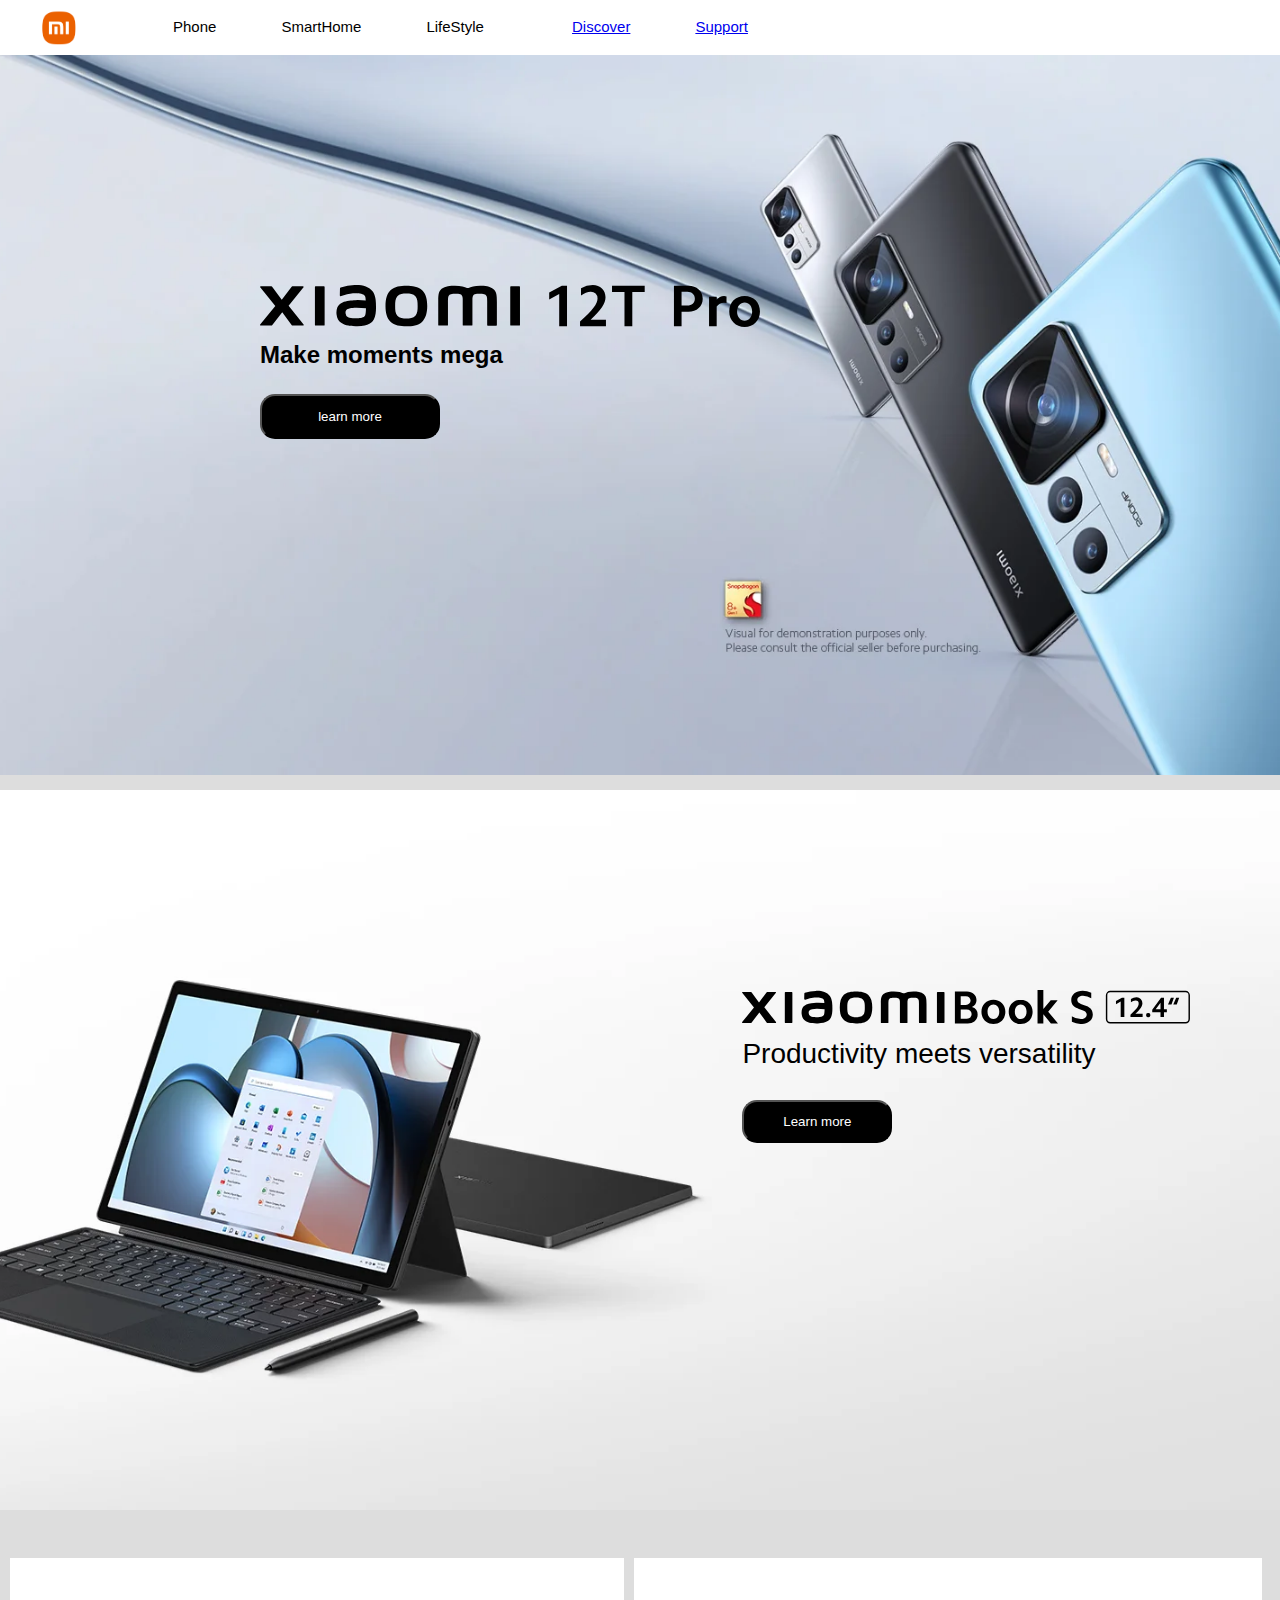
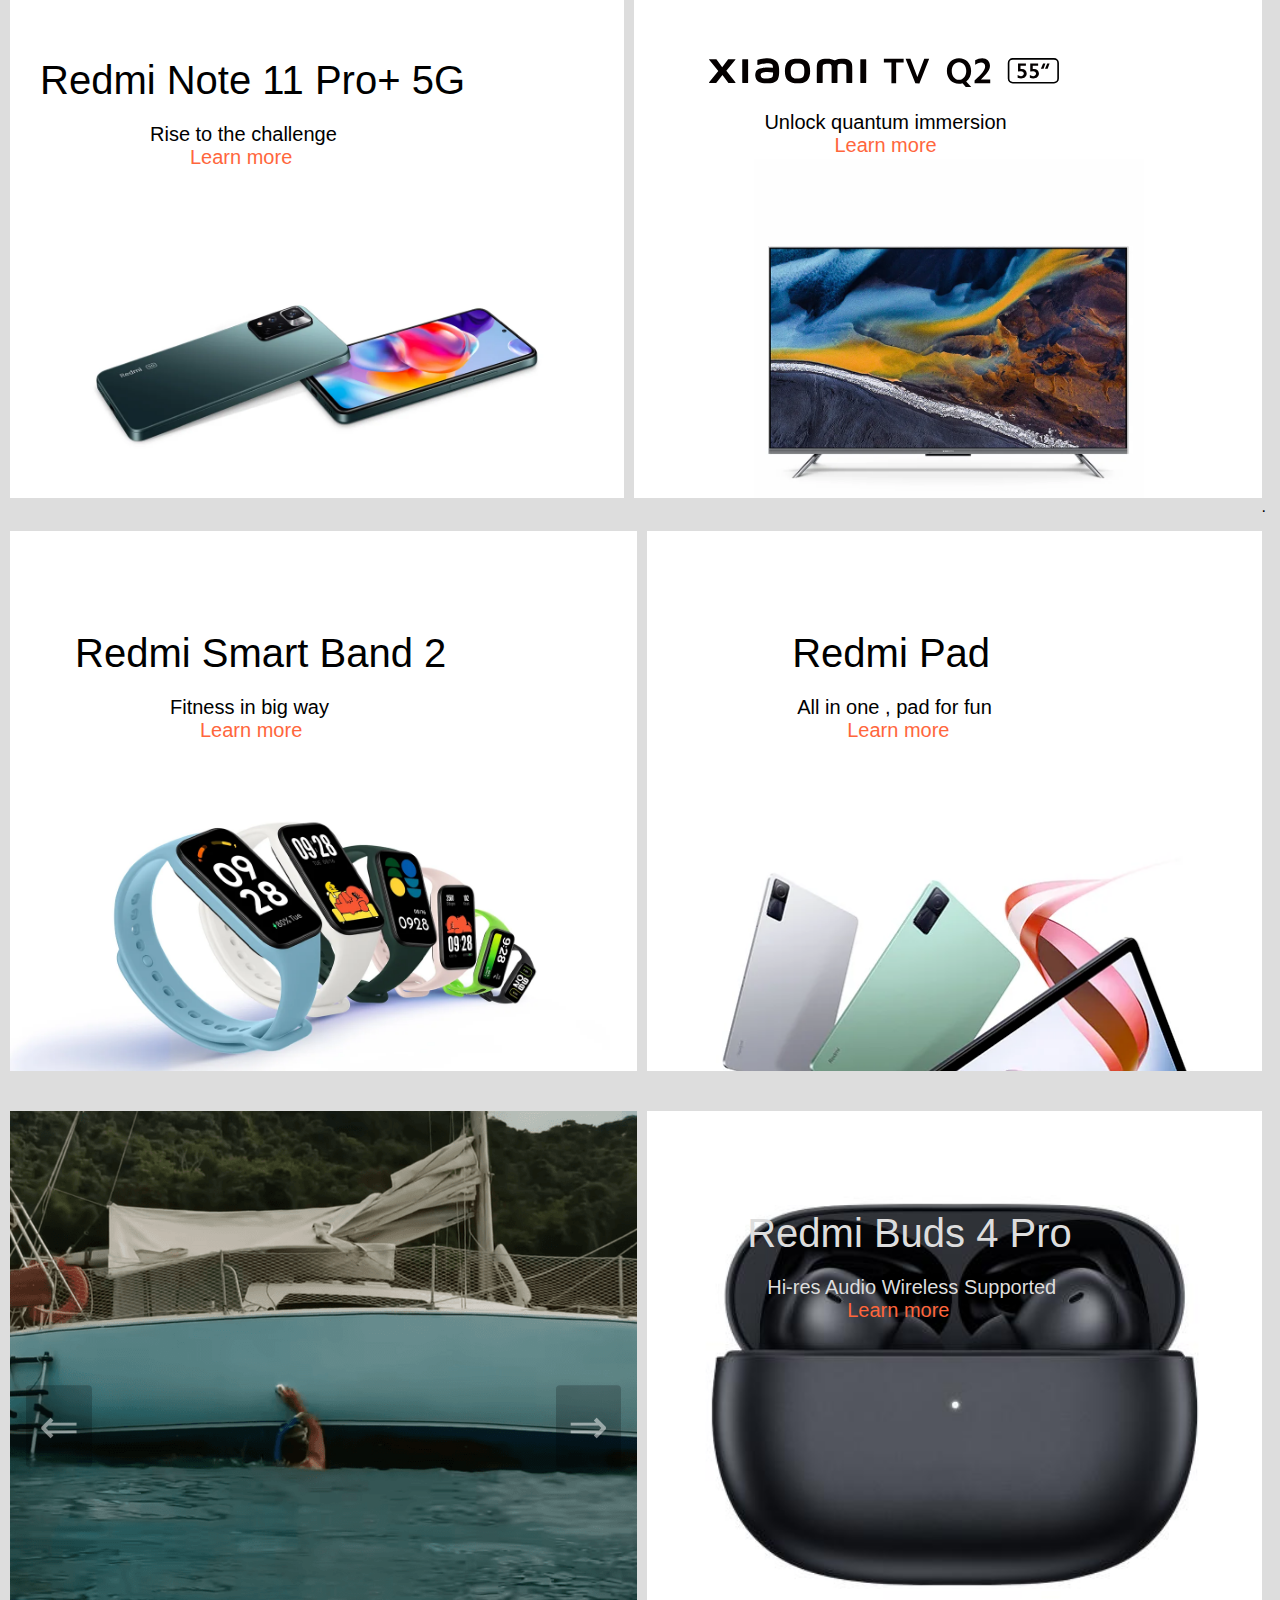
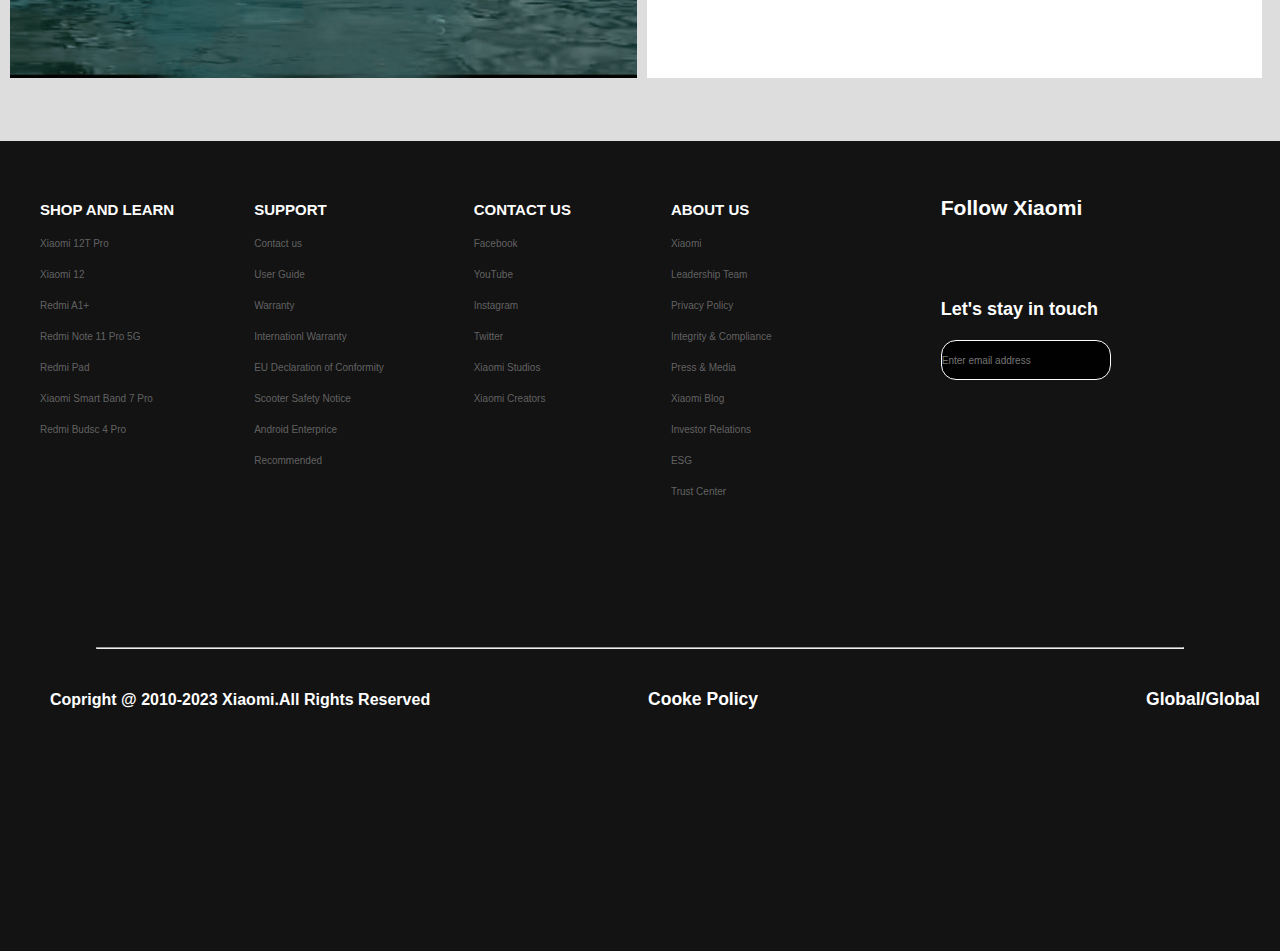
<file: index.html>
<!DOCTYPE html>
<html lang="en">

<head>
    <meta charset="UTF-8">
    <meta http-equiv="X-UA-Compatible" content="IE=edge">
    <meta name="viewport" content="width=device-width, initial-scale=1.0">
    <title>Document</title>
    <link rel="stylesheet" href="https://cdnjs.cloudflare.com/ajax/libs/font-awesome/6.2.0/css/all.min.css"
        integrity="sha512-xh6O/CkQoPOWDdYTDqeRdPCVd1SpvCA9XXcUnZS2FmJNp1coAFzvtCN9BmamE+4aHK8yyUHUSCcJHgXloTyT2A=="
        crossorigin="anonymous" referrerpolicy="no-referrer" />
    <link rel="stylesheet" href="./style.css">
</head>

<body>

    <div class="ota">
        <div class="begi">
            <div class="mi">
                <img src="./Xiaomi-New-Logo.png" alt="">
            </div>


            <div class="li_item">
                <ul class="collection">
                    <li class="item">Phone</li>
                    <li class="item">SmartHome</li>
                    <li class="item">LifeStyle</li>
                </ul>
            </div>



            <div class="oll">
                <ul class="coll">
                    <li class="ittem"><a href="./Discover.html">Discover</a></li>
                    <li class="ettem"><a href="./Support.html">Support</a></li>
                    <div class="font">
                        <div class="glass">
                            <i class="fa-solid fa-magnifying-glass"></i>
                        </div>
                        <i class="fa-regular fa-user"></i>
                    </div>
                </ul>
            </div>






            <div class="phone">
                <h2><span>XIAOMI</span>
                    <hr class="hr">
                    <figure>Redmi</figure>
                </h2>
            </div>

            <div class="smart">
                <div class="icon">
                    <i class="fa-solid fa-tv"></i>

                    <h3>TV & Media</h3>
                </div>


                <div class="icon1">
                    <i class="fa-solid fa-vault"></i>
                    <h3>Vacuum cleaner</h3>
                </div>

                <div class="icon2">
                    <i class="fa-solid fa-layer-group"></i>
                    <h3>Environment Appliance</h3>
                </div>

                <div class="icon3">
                    <i class="fa-solid fa-newspaper"></i>
                    <h3>Kitchen Appliance</h3>
                </div>

                <div class="icon4">
                    <i class="fa-solid fa-calendar-week"></i>
                    <h3>Illumination</h3>
                </div>

                <div class="icon5">
                    <i class="fa-solid fa-dragon"></i>
                    <h3>Smart Device</h3>
                </div>
            </div>

            <div class="life">
                <div class="icon">
                    <i class="fa-sharp fa-solid fa-clock"></i>

                    <h3>Wearable</h3>
                </div>


                <div class="icon1">
                    <i class="fa-solid fa-car-side"></i>
                    <h3>Vacuum cleaner</h3>
                </div>

                <div class="icon2">
                    <i class="fa-solid fa-laptop"></i>
                    <h3>Environment Appliance</h3>
                </div>

                <div class="icon3">
                    <i class="fa-sharp fa-solid fa-ranking-star"></i>
                    <h3>Kitchen Appliance</h3>
                </div>

                <div class="icon4">
                    <i class="fa-solid fa-calendar-week"></i>
                    <h3>Illumination</h3>
                </div>

                <div class="icon5">
                    <i class="fa-solid fa-dragon"></i>
                    <h3>Smart Device</h3>
                </div>
            </div>
        </div>



        <div class="yuza">

            <div class="img">
                <img class="img_logo_png" src="./tv.svg" alt="">
                <div class="soz">
                </div>
                <h2 class="soz_h2">Make moments mega</h2>
                <button class="bts">
                    learn more
                </button>
            </div>




        </div>







        <div class="book">
            <img class="svg" src="./book.svg" alt="">
            <h2 class="book_h2">Productivity meets versatility</h2>
            <button class="butt">Learn more</button>
        </div>






        <div class="mi__card">

            <div class="minot">
                <h1 class="minot__h1">Redmi Note 11 Pro+ 5G</h1>
                <h3 class="minot__h3">Rise to the challenge</h3>
                <a href="" class="minot__a">Learn more</a>
                <i class="fa-solid fa-chevron-right"></i>
            </div>


            <div class="mitv">
                <img class="mitv__img" src="./xi tv.svg" alt="">
                <h3 class="mitv__h3">Unlock quantum immersion</h3>
                <a href="" class="mitv__a">Learn more</a>
                <i class="fa-solid fa-chevron-right"></i>
            </div>


            <div class="mismart">
                <h1 class="mismart__h1">Redmi Smart Band 2</h1>
                <h3 class="mismart__h3">Fitness in big way</h3>
                <a href="" class="mismart__a">Learn more</a>
                <i class="fa-solid fa-chevron-right"></i>
            </div>



            <div class="mipad">
                <h1 class="mipad__h1">Redmi Pad</h1>
                <h3 class="mipad__h3">All in one , pad for fun</h3>
                <a href="" class="mipad__a">Learn more</a>
                <i class="fa-solid fa-chevron-right"></i>
            </div>



            .


            <div class="carousel" data-carousel="">
                <button class="carousel-button prev" data-carousel-button="prev">&#8656;</button>
                <button class="carousel-button next" data-carousel-button="next">&#8658;</button>

                <ul data-slides="">
                    <li class="slide" data-active="">
                        <img src="./mi qay.png" alt="">
                    </li>
                    <li class="slide">
                        <img src="pro.png" alt="">
                    </li>
                    <li class="slide">
                        <img src="./muz.png" alt="">
                    </li>
                    <li class="slide">
                        <img src="./speks.png" alt="">
                    </li>
                    <li class="slide">
                        <img src="./shoat.png" alt="">
                    </li>
                </ul>


            </div>



            <div class="mibuds">
                <h1 class="mibuds__h1">Redmi Buds 4 Pro</h1>
                <h3 class="mibuds__h3">Hi-res Audio Wireless Supported</h3>
                <a href="" class="mipad__a">Learn more</a>
                <i class="fa-solid fa-chevron-right"></i>
            </div>










            <!-- 

            <div class="caril">
                <div class="carousel" data-carousel="">
                    <button class="carousel-button prev" data-carousel-button="prev">&#8656;</button>
                    <button class="carousel-button next" data-carousel-button="next">&#8658;</button>

                    <ul data-slides="">
                        <li class="slide" data-active="">
                            <img src="./mi qay.png" alt="">
                        </li>
                        <li class="slide">
                            <img src="pro.png" alt="">
                        </li>
                        <li class="slide">
                            <img src="./muz.png" alt="">
                        </li>
                        <li class="slide">
                            <img src="./speks.png" alt="">
                        </li>
                        <li class="slide">
                            <img src="./shoat.png" alt="">
                        </li>
                    </ul>


                </div>

            </div> -->





            <div class="footer">

                <div class="foot">

                    <div class="shop">
                        <h3>SHOP AND LEARN</h3>
                        <h4>Xiaomi 12T Pro</h4>
                        <h4>Xiaomi 12</h4>
                        <h4>Redmi A1+</h4>
                        <h4>Redmi Note 11 Pro 5G</h4>
                        <h4>Redmi Pad</h4>
                        <h4>Xiaomi Smart Band 7 Pro</h4>
                        <h4>Redmi Budsc 4 Pro</h4>
                    </div>
                    <div class="support">
                        <h3>SUPPORT</h3>
                        <h4>Contact us</h4>
                        <h4>User Guide</h4>
                        <h4>Warranty</h4>
                        <h4>Internationl Warranty</h4>
                        <h4>EU Declaration of Conformity</h4>
                        <h4>Scooter Safety Notice </h4>
                        <h4>Android Enterprice</h4>
                        <h4>Recommended</h4>
                    </div>


                    <div class="contact">
                        <h3>CONTACT US</h3>
                        <h4>Facebook</h34>
                            <h4>YouTube</h34>
                                <h4>Instagram</h4>
                                <h4>Twitter</h4>
                                <h4>Xiaomi Studios</h4>
                                <h4>Xiaomi Creators</h4>
                    </div>


                    <div class="about">
                        <h3>ABOUT US</h3>
                        <h4>Xiaomi</h4>
                        <h4>Leadership Team</h4>
                        <h4>Privacy Policy</h4>
                        <h4>Integrity & Compliance</h4>
                        <h4>Press & Media</h4>
                        <h4>Xiaomi Blog</h4>
                        <h4>Investor Relations</h4>
                        <h4>ESG</h4>
                        <h4>Trust Center</h4>
                    </div>



                    <div class="follow">
                        <h3>Follow Xiaomi</h3>
                        <div class="follow__i">
                            <i class="fa-brands fa-facebook"></i>
                            <i class="fa-brands fa-youtube"></i>
                            <i class="fa-brands fa-twitter"></i>
                            <i class="fa-brands fa-instagram"></i>
                        </div>
                        <h4>Let's stay in touch</h4>

                        <input type="" placeholder="Enter email address">
                    </div>

                </div>

                <div class="global">
                    <hr class="hr">
                    <div class="pastiki">
                        <h3 class="copy">Copright @ 2010-2023 Xiaomi.All Rights Reserved</h3>
                        <h3 class="right">Cooke Policy</h3>
                        <h3 class="glob">Global/Global</h3>
                        <i class="fa-solid fa-globe"></i>
                    </div>
                </div>


            </div>




        </div>
    </div>
    <script src="./app.js"></script>
</body>

</html>
</file>
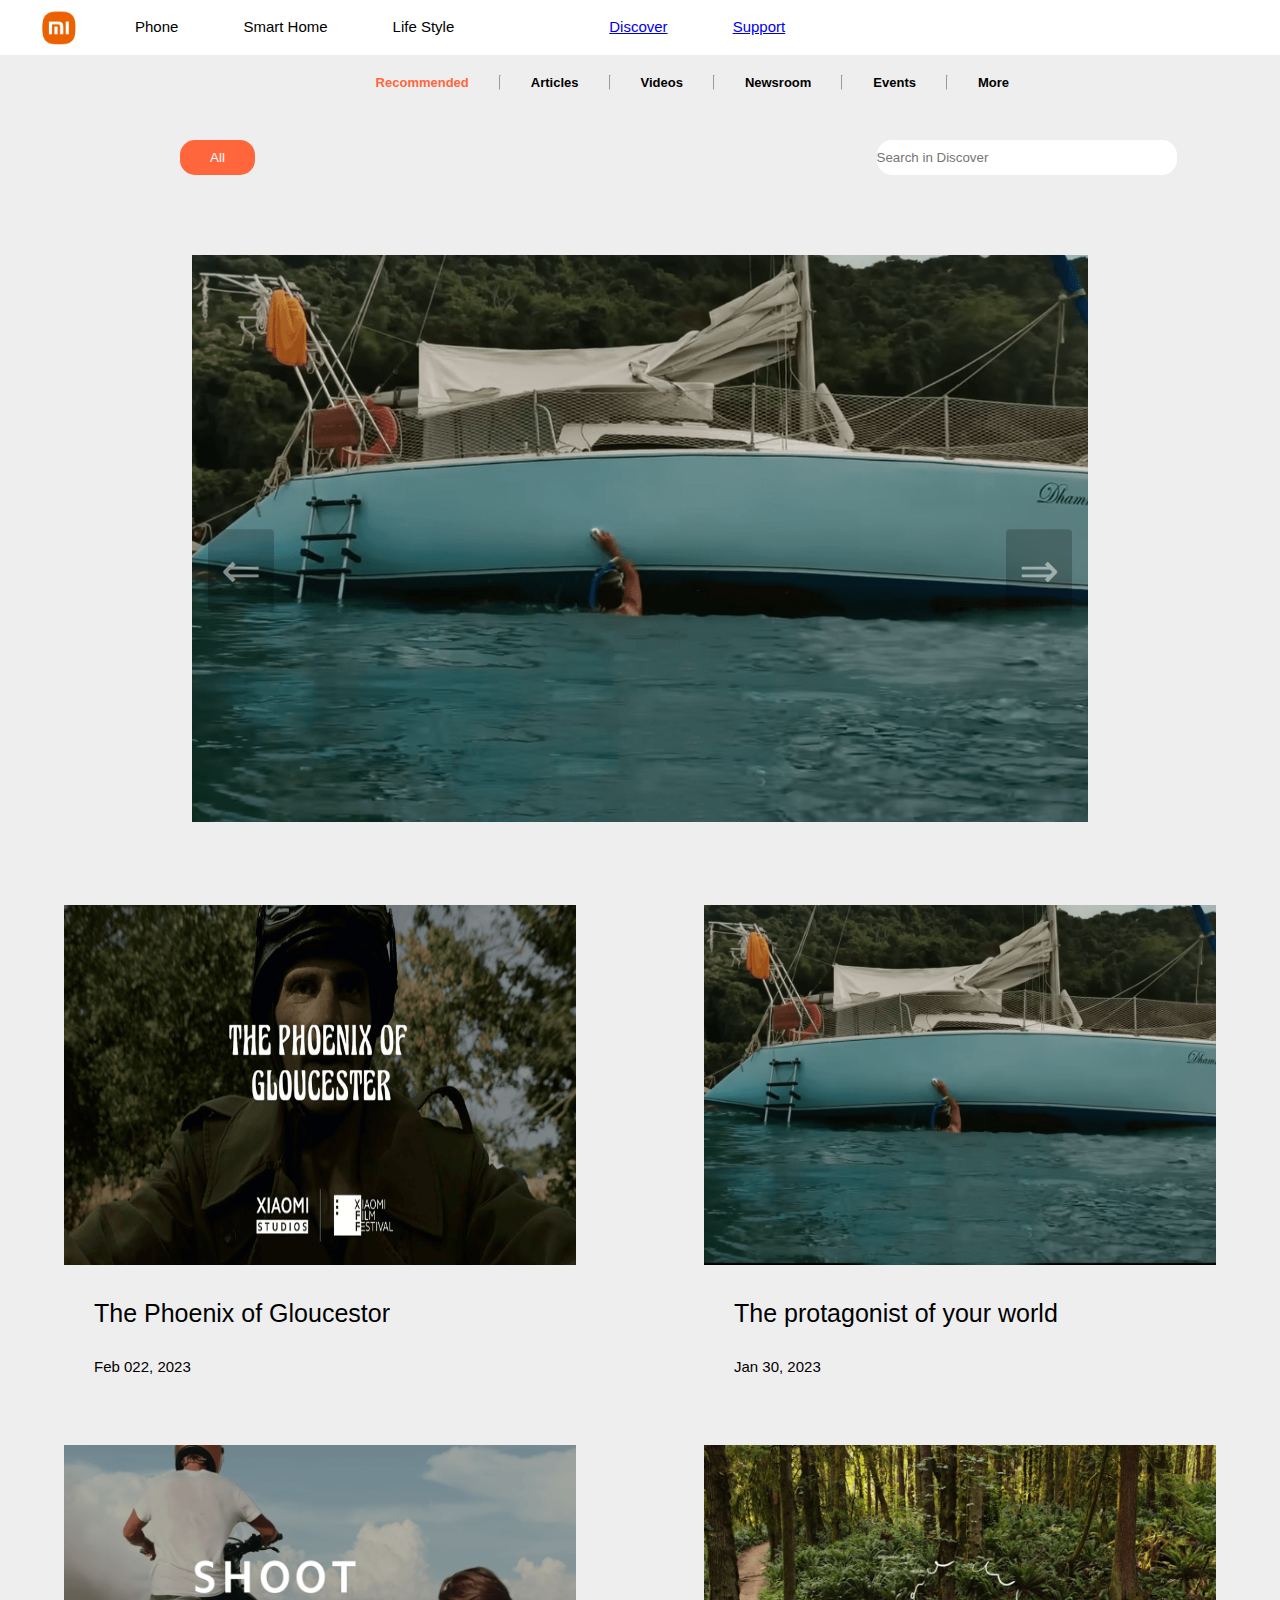
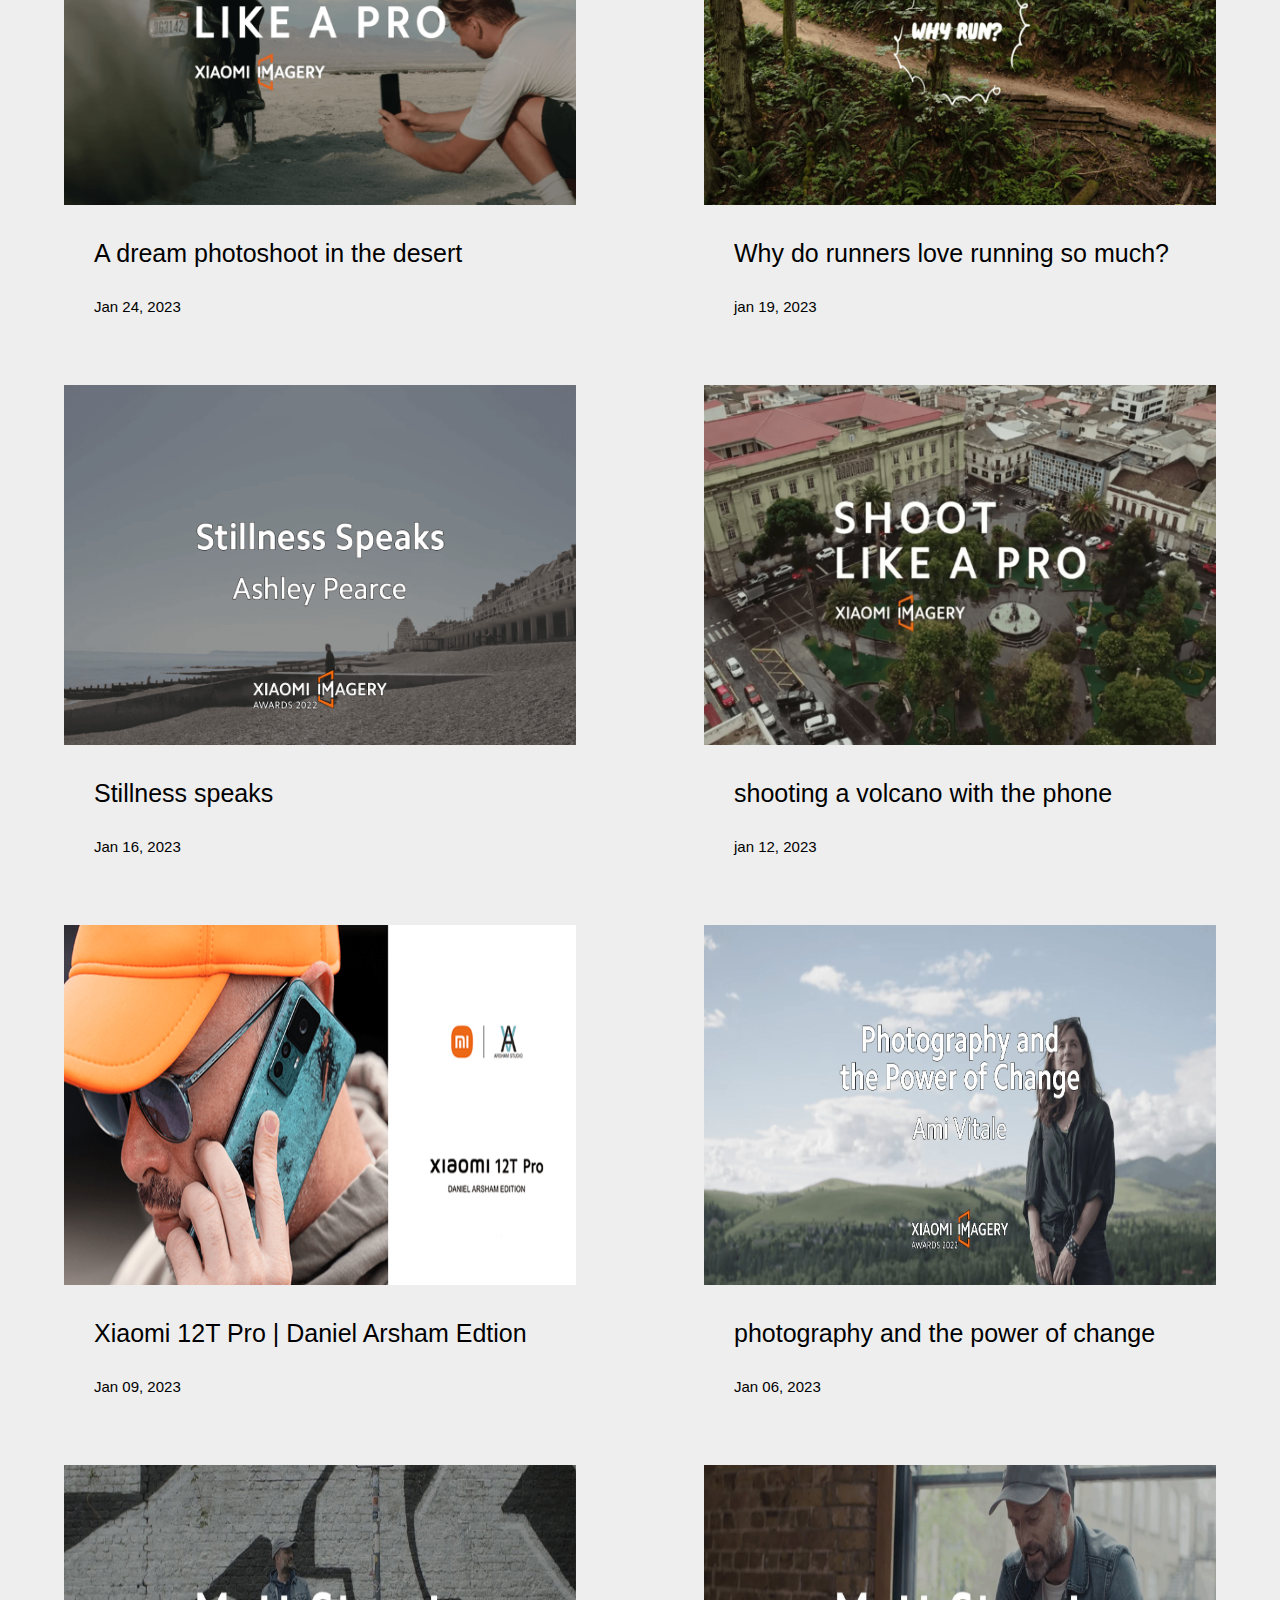
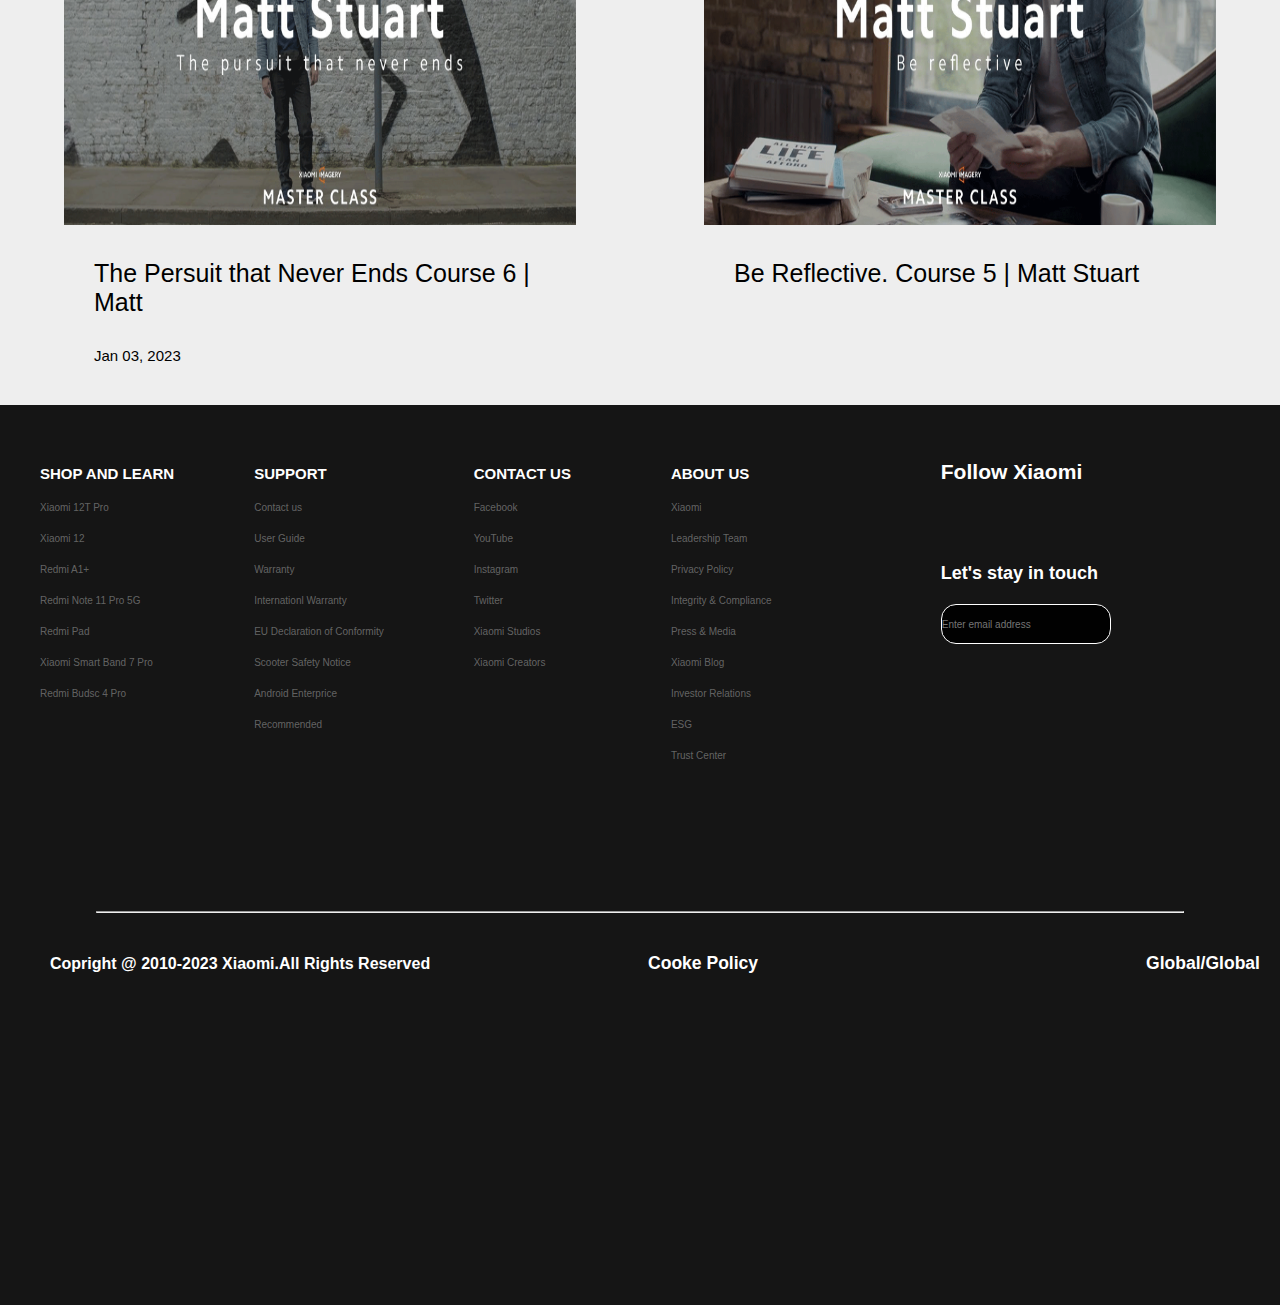
<file: Discover.html>
<!DOCTYPE html>
<html lang="en">

<head>
    <meta charset="UTF-8">
    <meta http-equiv="X-UA-Compatible" content="IE=edge">
    <meta name="viewport" content="width=device-width, initial-scale=1.0">
    <link rel="stylesheet" href="https://cdnjs.cloudflare.com/ajax/libs/font-awesome/6.2.0/css/all.min.css"
        integrity="sha512-xh6O/CkQoPOWDdYTDqeRdPCVd1SpvCA9XXcUnZS2FmJNp1coAFzvtCN9BmamE+4aHK8yyUHUSCcJHgXloTyT2A=="
        crossorigin="anonymous" referrerpolicy="no-referrer" />
    <link rel="stylesheet" href="./Discover.css">
    <title>Document</title>
</head>

<body>
    <nav>
        <div class="mi">
            <img src="./Xiaomi-New-Logo.png" alt="">
        </div>


        <div class="all">
            <ul class="collection">
                <li class="item">Phone</li>
                <li class="item">Smart Home</li>
                <li class="item">Life Style</li>
            </ul>
        </div>




        <ul class="coll">
            <li class="ittem"><a href="./index.html">Discover</a></li>
            <li class="ettem"><a href="./Support.html">Support</a></li>
        </ul>

        <div class="font">

            <i class="fa-solid fa-magnifying-glass"></i>

            <i class="fa-regular fa-user"></i>
        </div>



        <div class="all">

            <div class="phone">
                <h2><span>XIAOMI</span>
                    <hr class="hr">
                    <figure>Redmi</figure>
                </h2>
            </div>

            <div class="smart">
                <div class="icon">
                    <i class="fa-solid fa-tv"></i>

                    <h3>TV & Media</h3>
                </div>


                <div class="icon1">
                    <i class="fa-solid fa-vault"></i>
                    <h3>Vacuum cleaner</h3>
                </div>

                <div class="icon2">
                    <i class="fa-solid fa-layer-group"></i>
                    <h3>Environment Appliance</h3>
                </div>

                <div class="icon3">
                    <i class="fa-solid fa-newspaper"></i>
                    <h3>Kitchen Appliance</h3>
                </div>

                <div class="icon4">
                    <i class="fa-solid fa-calendar-week"></i>
                    <h3>Illumination</h3>
                </div>

                <div class="icon5">
                    <i class="fa-solid fa-dragon"></i>
                    <h3>Smart Device</h3>
                </div>
            </div>

            <div class="life">
                <div class="icon">
                    <i class="fa-sharp fa-solid fa-clock"></i>

                    <h3>Wearable</h3>
                </div>


                <div class="icon1">
                    <i class="fa-solid fa-car-side"></i>
                    <h3>Vacuum cleaner</h3>
                </div>

                <div class="icon2">
                    <i class="fa-solid fa-laptop"></i>
                    <h3>Environment Appliance</h3>
                </div>

                <div class="icon3">
                    <i class="fa-sharp fa-solid fa-ranking-star"></i>
                    <h3>Kitchen Appliance</h3>
                </div>

                <div class="icon4">
                    <i class="fa-solid fa-calendar-week"></i>
                    <h3>Illumination</h3>
                </div>

                <div class="icon5">
                    <i class="fa-solid fa-dragon"></i>
                    <h3>Smart Device</h3>
                </div>
            </div>
        </div>

    </nav>


    <div class="articl">
        <div class="sozlar">
            <h3 class="h3">Recommended</h3>
            <hr>
            <h3>Articles</h3>
            <hr>
            <h3>Videos</h3>
            <hr>
            <h3>Newsroom</h3>
            <hr>
            <h3>Events</h3>
            <hr>
            <h3>More</h3>
        </div>

        <div class="icon">
            <i class="fa-solid fa-chevron-left"></i>
            <button class="bts">All</button>
            <div class="left">
                <i class="fa-solid fa-chevron-right"></i>
            </div>

            <input type="text" placeholder="Search in Discover">
        </div>
    </div>




    <div class="carousel" data-carousel="">
        <button class="carousel-button prev" data-carousel-button="prev">&#8656;</button>
        <button class="carousel-button next" data-carousel-button="next">&#8658;</button>

        <ul data-slides="">
            <li class="slide" data-active="">
                <img src="./mi qay.png" alt="">
            </li>
            <li class="slide">
                <img src="pro.png" alt="">
            </li>
            <li class="slide">
                <img src="./muz.png" alt="">
            </li>
            <li class="slide">
                <img src="./speks.png" alt="">
            </li>
            <li class="slide">
                <img src="./shoat.png" alt="">
            </li>
        </ul>


    </div>




    <div class="phoenix">


        <div class="glouck">
            <img src="./kas.png" alt="">
            <h3>The Phoenix of Gloucestor</h3>
            <p>Feb 022, 2023</p>
        </div>


        <div class="your">
            <img src="./mi qay.png" alt="">
            <h3>The protagonist of your world</h3>
            <p>Jan 30, 2023</p>
        </div>


        <div class="photoshop">
            <img src="./pro.png" alt="">
            <h3>A dream photoshoot in the desert</h3>
            <p>Jan 24, 2023</p>
        </div>


        <div class="runners">
            <img src="./muz.png" alt="">
            <h3>Why do runners love running so much?</h3>
            <p>jan 19, 2023</p>
        </div>

        <div class="speaks">
            <img src="./speks.png" alt="">
            <h3>Stillness speaks</h3>
            <p>Jan 16, 2023</p>
        </div>


        <div class="shooting">
            <img src="./shoat.png" alt="">
            <h3>shooting a volcano with the phone</h3>
            <p>jan 12, 2023</p>
        </div>


        <div class="pro">
            <img src="./sar.png" alt="">
            <h3>Xiaomi 12T Pro | Daniel  Arsham Edtion</h3>
            <p>Jan 09, 2023</p>
        </div>


        <div class="photography">
            <img src="./photog.png" alt="">
            <h3>photography and the power of change</h3>
            <p>Jan 06, 2023</p>
        </div>


        <div class="pursit">
            <img src="./mat.png" alt="">
            <h3>The Persuit that Never Ends Course 6 | Matt</h3>
            <p>Jan 03, 2023</p>
        </div>

        <div class="reflective">
            <img src="./kep.png" alt="">
            <h3>Be Reflective. Course 5 | Matt Stuart</h3>
        </div>
    </div>




    <div class="footer">

        <div class="foot">

            <div class="shop">
                <h3>SHOP AND LEARN</h3>
                <h4>Xiaomi 12T Pro</h4>
                <h4>Xiaomi 12</h4>
                <h4>Redmi A1+</h4>
                <h4>Redmi Note 11 Pro 5G</h4>
                <h4>Redmi Pad</h4>
                <h4>Xiaomi Smart Band 7 Pro</h4>
                <h4>Redmi Budsc 4 Pro</h4>
            </div>
            <div class="support">
                <h3>SUPPORT</h3>
                <h4>Contact us</h4>
                <h4>User Guide</h4>
                <h4>Warranty</h4>
                <h4>Internationl Warranty</h4>
                <h4>EU Declaration of Conformity</h4>
                <h4>Scooter Safety Notice </h4>
                <h4>Android Enterprice</h4>
                <h4>Recommended</h4>
            </div>


            <div class="contact">
                <h3>CONTACT US</h3>
                <h4>Facebook</h34>
                    <h4>YouTube</h34>
                        <h4>Instagram</h4>
                        <h4>Twitter</h4>
                        <h4>Xiaomi Studios</h4>
                        <h4>Xiaomi Creators</h4>
            </div>


            <div class="about">
                <h3>ABOUT US</h3>
                <h4>Xiaomi</h4>
                <h4>Leadership Team</h4>
                <h4>Privacy Policy</h4>
                <h4>Integrity & Compliance</h4>
                <h4>Press & Media</h4>
                <h4>Xiaomi Blog</h4>
                <h4>Investor Relations</h4>
                <h4>ESG</h4>
                <h4>Trust Center</h4>
            </div>



            <div class="follow">
                <h3>Follow Xiaomi</h3>
                <div class="follow__i">
                    <i class="fa-brands fa-facebook"></i>
                    <i class="fa-brands fa-youtube"></i>
                    <i class="fa-brands fa-twitter"></i>
                    <i class="fa-brands fa-instagram"></i>
                </div>
                <h4>Let's stay in touch</h4>

                <input type="" placeholder="Enter email address">
            </div>

        </div>

        <div class="global">
            <hr class="hr">
            <div class="pastiki">
                <h3 class="copy">Copright @ 2010-2023 Xiaomi.All Rights Reserved</h3>
                <h3 class="right">Cooke Policy</h3>
                <h3 class="glob">Global/Global</h3>
                <i class="fa-solid fa-globe"></i>
            </div>
        </div>


    </div>

    <script src="./app.js"></script>
</body>

</html>
</file>
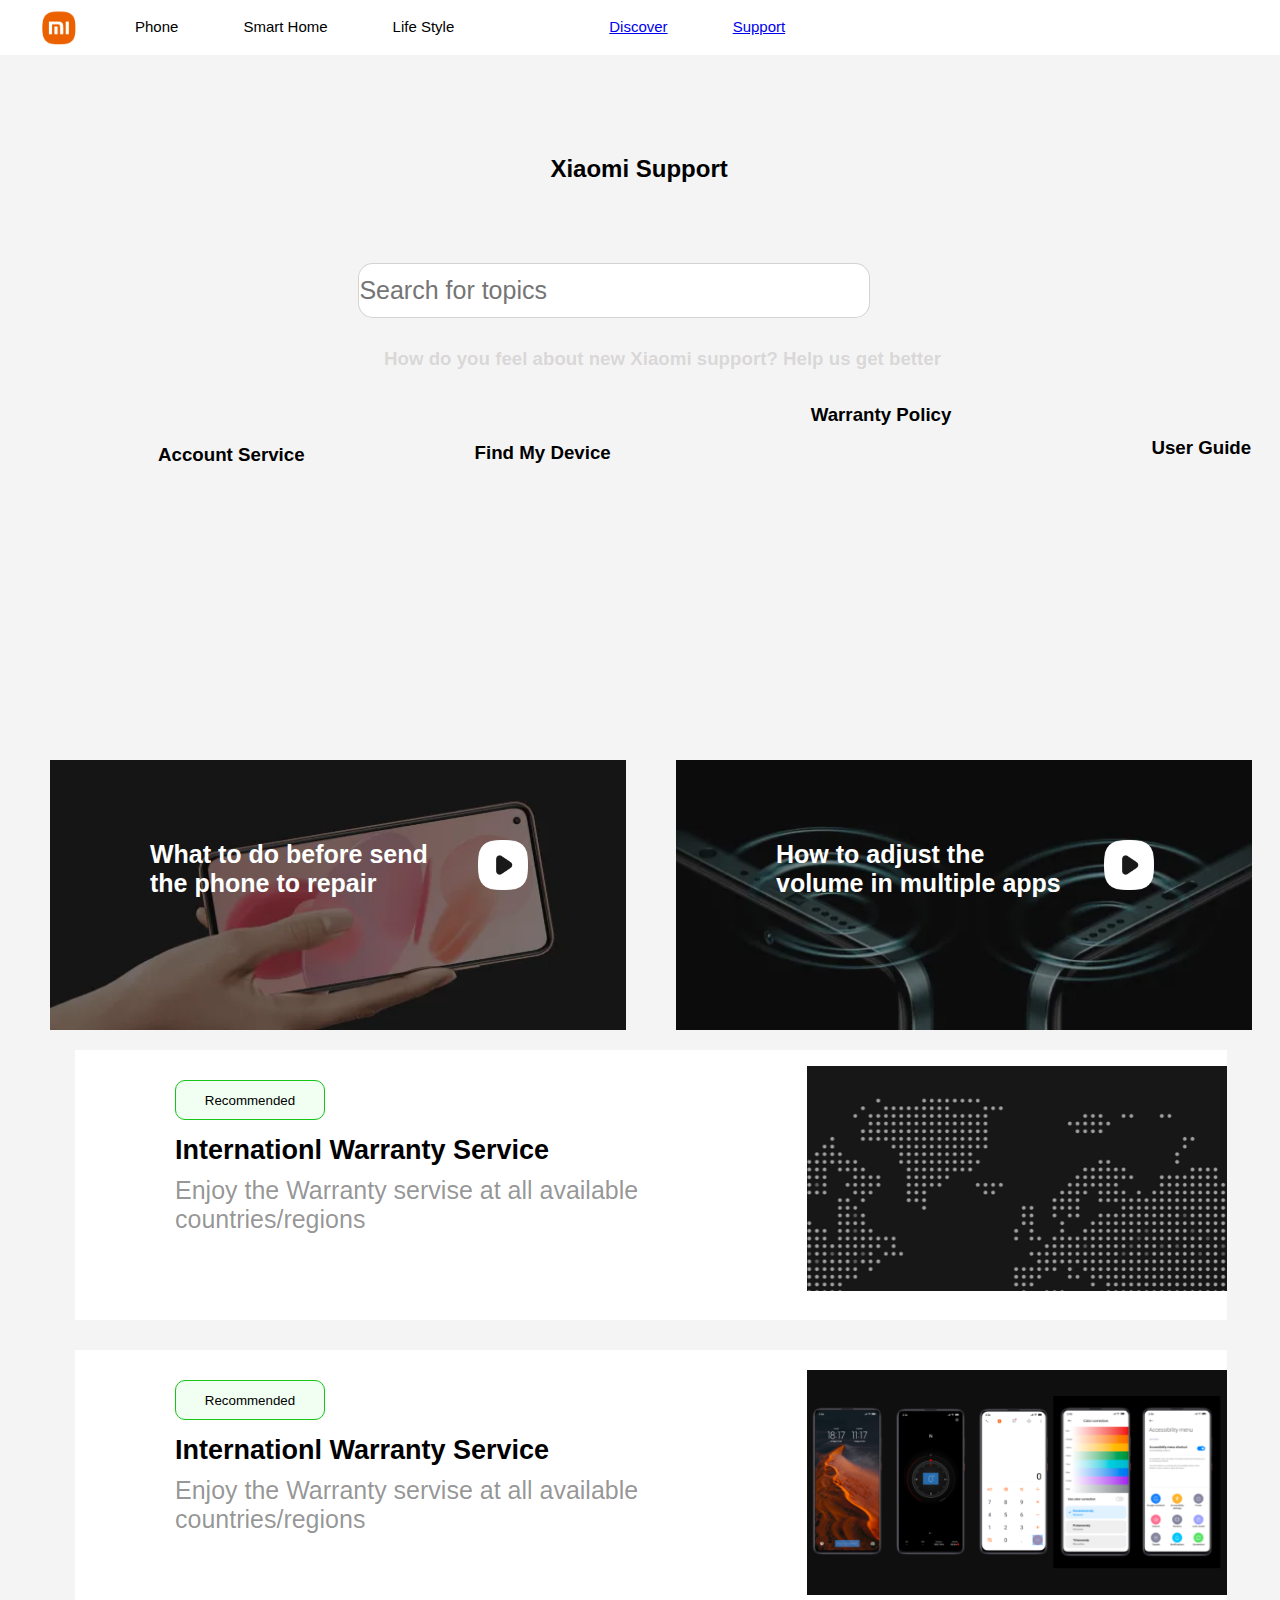
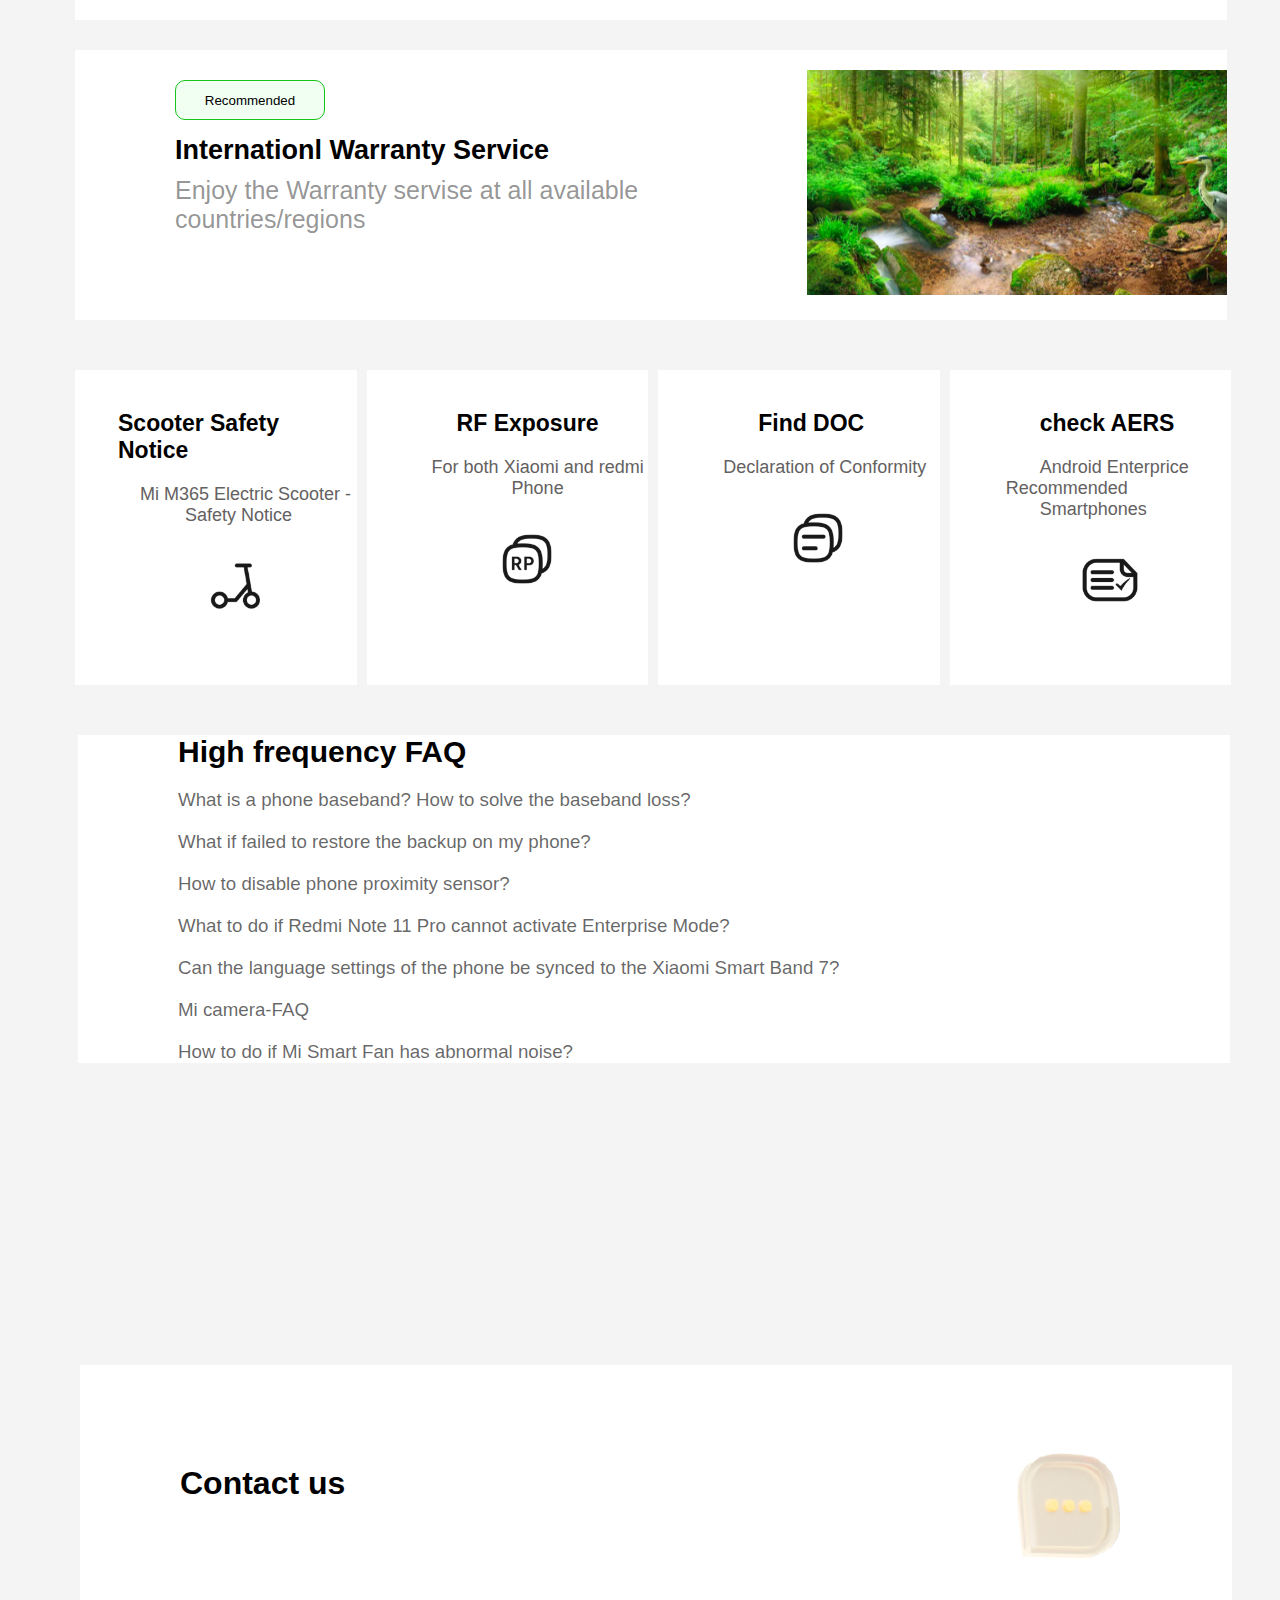
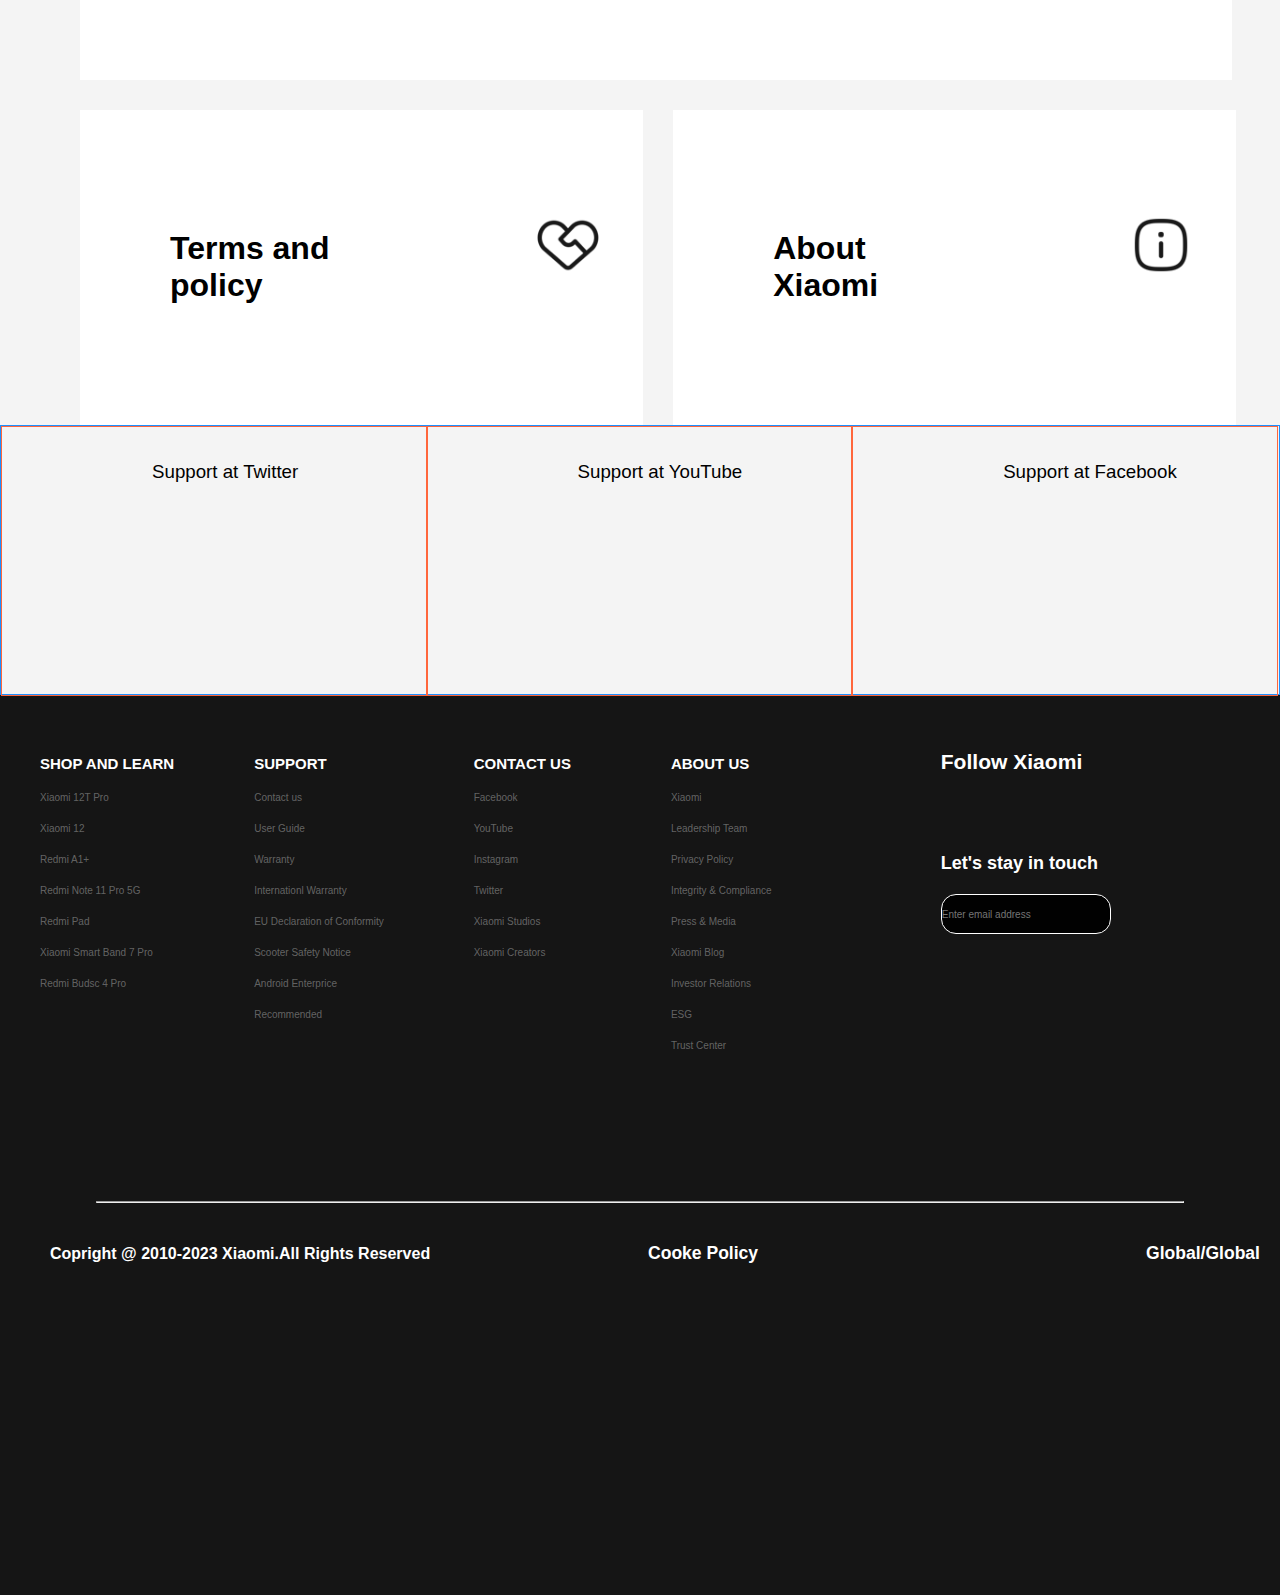
<file: Support.html>
<!DOCTYPE html>
<html lang="en">

<head>
    <meta charset="UTF-8">
    <meta http-equiv="X-UA-Compatible" content="IE=edge">
    <meta name="viewport" content="width=device-width, initial-scale=1.0">
    <link rel="stylesheet" href="https://cdnjs.cloudflare.com/ajax/libs/font-awesome/6.2.0/css/all.min.css"
        integrity="sha512-xh6O/CkQoPOWDdYTDqeRdPCVd1SpvCA9XXcUnZS2FmJNp1coAFzvtCN9BmamE+4aHK8yyUHUSCcJHgXloTyT2A=="
        crossorigin="anonymous" referrerpolicy="no-referrer" />
    <link rel="stylesheet" href="./Support.css">
    <title>Document</title>
</head>

<body>
    <nav>
        <div class="mi">
            <img src="./Xiaomi-New-Logo.png" alt="">
        </div>


        <div class="all">
            <ul class="collection">
                <li class="item">Phone</li>
                <li class="item">Smart Home</li>
                <li class="item">Life Style</li>
            </ul>
        </div>




        <ul class="coll">
            <li class="ittem"><a href="./Discover.html">Discover</a></li>
            <li class="ettem"><a href="./index.html">Support</a></li>
        </ul>

        <div class="font">

            <i class="fa-solid fa-magnifying-glass"></i>

            <i class="fa-regular fa-user"></i>
        </div>



        <div class="all">

            <div class="phone">
                <h2><span>XIAOMI</span>
                    <hr class="hr">
                    <figure>Redmi</figure>
                </h2>
            </div>

            <div class="smart">
                <div class="icon">
                    <i class="fa-solid fa-tv"></i>

                    <h3>TV & Media</h3>
                </div>


                <div class="icon1">
                    <i class="fa-solid fa-vault"></i>
                    <h3>Vacuum cleaner</h3>
                </div>

                <div class="icon2">
                    <i class="fa-solid fa-layer-group"></i>
                    <h3>Environment Appliance</h3>
                </div>

                <div class="icon3">
                    <i class="fa-solid fa-newspaper"></i>
                    <h3>Kitchen Appliance</h3>
                </div>

                <div class="icon4">
                    <i class="fa-solid fa-calendar-week"></i>
                    <h3>Illumination</h3>
                </div>

                <div class="icon5">
                    <i class="fa-solid fa-dragon"></i>
                    <h3>Smart Device</h3>
                </div>
            </div>

            <div class="life">
                <div class="icon">
                    <i class="fa-sharp fa-solid fa-clock"></i>

                    <h3>Wearable</h3>
                </div>


                <div class="icon1">
                    <i class="fa-solid fa-car-side"></i>
                    <h3>Vacuum cleaner</h3>
                </div>

                <div class="icon2">
                    <i class="fa-solid fa-laptop"></i>
                    <h3>Environment Appliance</h3>
                </div>

                <div class="icon3">
                    <i class="fa-sharp fa-solid fa-ranking-star"></i>
                    <h3>Kitchen Appliance</h3>
                </div>

                <div class="icon4">
                    <i class="fa-solid fa-calendar-week"></i>
                    <h3>Illumination</h3>
                </div>

                <div class="icon5">
                    <i class="fa-solid fa-dragon"></i>
                    <h3>Smart Device</h3>
                </div>
            </div>
        </div>

    </nav>




    <div class="xiomisupport">
        <h2>Xiaomi Support</h2>
        <input type="text" placeholder="Search for topics">
        <h3 class="xiom">How do you feel about new Xiaomi support? Help us get better</h3>
        <div class="habar">
            <div class="fa">
                <i class="fa-solid fa-comment"></i>
                <h3>Account Service</h3>
            </div>
            <div class="fa1">
                <i class="fa-solid fa-computer-mouse"></i>
                <h3>Find My Device</h3>
            </div>
            <div class="fa2">
                <i class="fa-solid fa-screwdriver-wrench"></i>
                <h3>Warranty Policy</h3>
            </div>
            <div class="fa3">
                <i class="fa-solid fa-server"></i>
                <h3>User Guide</h3>
            </div>
        </div>
    </div>


    <div class="phoney">


        <div class="repair">
            <h3>What to do before send the phone to repair</h3>
            <img src="./pley.png" alt="">
        </div>


        <div class="multipley">
            <h3>How to adjust the volume in multiple apps</h3>
            <img src="./pley.png" alt="">
        </div>
    </div>




    <div class="recommend">

        <div class="servise">
            <div class="emjoy">
                <button>Recommended</button>
                <h1>Internationl Warranty Service</h1>
                <h3>Enjoy the Warranty servise at all available countries/regions</h3>
            </div>
            <div class="servise1">
            </div>
        </div>

        <div class="servise2">
            <div class="war">
                <button>Recommended</button>
                <h1>Internationl Warranty Service</h1>
                <h3>Enjoy the Warranty servise at all available countries/regions</h3>
            </div>
            <div class="servise3">

            </div>
        </div>



        <div class="servise4">
            <div class="ser">
                <button>Recommended</button>
                <h1>Internationl Warranty Service</h1>
                <h3>Enjoy the Warranty servise at all available countries/regions</h3>
            </div>
            <div class="servise5">

            </div>
        </div>


    </div>



    <div class="mel">


        <div class="scoter">
            <div class="hi">
                <h3>Scooter Safety Notice</h3>
                <i class="fa-solid fa-chevron-right"></i>
            </div>
            <h4>Mi M365 Electric Scooter - <span>Safety Notice</span></h4>
            <img src="./scoter.png" alt="">
        </div>


        <div class="rf">
            <div class="hi">
                <h3>RF Exposure</h3>
                <i class="fa-solid fa-chevron-right"></i>
            </div>
            <h4>For both Xiaomi and redmi <span>Phone</span></h4>
            <img src="./rp.png" alt="">
        </div>


        <div class="find">
            <div class="hi">
                <h3>Find DOC</h3>
                <i class="fa-solid fa-chevron-right"></i>
            </div>
            <h4>Declaration of Conformity</h4>
            <img src="./sma.png" alt="">
        </div>


        <div class="check">
            <div class="hi">
                <h3>check AERS</h3>
                <i class="fa-solid fa-chevron-right"></i>
            </div>
            <h4>Android Enterprice <span>Recommended Smartphones</span></h4>
            <img src="./pi.png" alt="">
        </div>
    </div>




    <div class="hol">
        <div class="high">
            <h1>High frequency FAQ</h1>

            <h3>What is a phone baseband? How to solve the baseband loss?</h3>
            <h3>What if failed to restore the backup on my phone?</h3>
            <h3>How to disable phone proximity sensor?</h3>
            <h3>What to do if Redmi Note 11 Pro cannot activate Enterprise Mode?</h3>
            <h3>Can the language settings of the phone be synced to the Xiaomi Smart Band 7?</h3>
            <h3>Mi camera-FAQ</h3>
            <h3>How to do if Mi Smart Fan has abnormal noise?</h3>
        </div>
    </div>






    <div class="contact__us">


        <div class="sms">
            <h1>Contact us</h1>
            <i class="fa-solid fa-chevron-right"></i>
            <img src="./ooo.png" alt="">
        </div>


        <div class="terms">
            <h1>Terms and policy</h1>
            <i class="fa-solid fa-chevron-right"></i>
            <img src="./yur.png" alt="">
        </div>


        <div class="aboutmi">
            <h1>About Xiaomi</h1>
            <i class="fa-solid fa-chevron-right"></i>
            <img src="./iII.png" alt="">
        </div>
    </div>


    <div class="brends">
        <div class="twitter">
            <i class="fa-brands fa-twitter"></i>
            <h3>Support at Twitter</h3>
        </div>


        <div class="youtube">
            <i class="fa-brands fa-youtube"></i>
            <h3>Support at YouTube</h3>
        </div>


        <div class="facebook">
            <i class="fa-brands fa-facebook"></i>
            <h3>Support at Facebook</h3>
        </div>
    </div>


    
    <div class="footer">

        <div class="foot">

            <div class="shop">
                <h3>SHOP AND LEARN</h3>
                <h4>Xiaomi 12T Pro</h4>
                <h4>Xiaomi 12</h4>
                <h4>Redmi A1+</h4>
                <h4>Redmi Note 11 Pro 5G</h4>
                <h4>Redmi Pad</h4>
                <h4>Xiaomi Smart Band 7 Pro</h4>
                <h4>Redmi Budsc 4 Pro</h4>
            </div>
            <div class="support">
                <h3>SUPPORT</h3>
                <h4>Contact us</h4>
                <h4>User Guide</h4>
                <h4>Warranty</h4>
                <h4>Internationl Warranty</h4>
                <h4>EU Declaration of Conformity</h4>
                <h4>Scooter Safety Notice </h4>
                <h4>Android Enterprice</h4>
                <h4>Recommended</h4>
            </div>


            <div class="contact">
                <h3>CONTACT US</h3>
                <h4>Facebook</h34>
                    <h4>YouTube</h34>
                        <h4>Instagram</h4>
                        <h4>Twitter</h4>
                        <h4>Xiaomi Studios</h4>
                        <h4>Xiaomi Creators</h4>
            </div>


            <div class="about">
                <h3>ABOUT US</h3>
                <h4>Xiaomi</h4>
                <h4>Leadership Team</h4>
                <h4>Privacy Policy</h4>
                <h4>Integrity & Compliance</h4>
                <h4>Press & Media</h4>
                <h4>Xiaomi Blog</h4>
                <h4>Investor Relations</h4>
                <h4>ESG</h4>
                <h4>Trust Center</h4>
            </div>



            <div class="follow">
                <h3>Follow Xiaomi</h3>
                <div class="follow__i">
                    <i class="fa-brands fa-facebook"></i>
                    <i class="fa-brands fa-youtube"></i>
                    <i class="fa-brands fa-twitter"></i>
                    <i class="fa-brands fa-instagram"></i>
                </div>
                <h4>Let's stay in touch</h4>

                <input type="" placeholder="Enter email address">
            </div>

        </div>

        <div class="global">
            <hr class="hr">
            <div class="pastiki">
                <h3 class="copy">Copright @ 2010-2023 Xiaomi.All Rights Reserved</h3>
                <h3 class="right">Cooke Policy</h3>
                <h3 class="glob">Global/Global</h3>
                <i class="fa-solid fa-globe"></i>
            </div>
        </div>


    </div>

    <script src="./app.js"></script>
</body>

</html>
</file>
<file: style.css>
*{
    padding: 0;
    margin: 0;
    box-sizing: border-box;
    font-family: sans-serif;
}
body{
    background: #ddd;
}

.ota{
    width: 100%;
}

.begi{
    width: 100%;
    height: 55px;
    display: flex;
    position: relative;
    position: sticky;
    top: 0;
    background-color: #fff;
}

.mi img{
    width: 58px;
    height: 55px;
    margin: 0 30px;
}
.collection{
    display: flex;
    list-style: none;
    margin-top: 18px;
    
}

.item{
    position: relative;
    margin-left: 45px;
    font-family: 'poppins',sans-serif;
    font-size: 15px;
    text-decoration: none;
    padding: 0 10px;
}

.item:after{
    content: "";
    position: absolute;
    background-color: #ff663c;
    width: 0;
    height: 3px;
    left: 0;
    top: 20px;
    bottom: 0 -10px;
}

.item:hover:after{
    width: 100%;
    transition: 0.2s;
}



.ittem:after{
    content: "";
    position: absolute;
    background-color: #ff663c;
    width: 0;
    height: 3px;
    left: 0;
    top: 20px;
    bottom: 0 -10px;
}
.ittem:hover:after{
    width: 100%;
    transition: 0.2s;
}

.ettem:after{
    content: "";
    position: absolute;
    background-color: #ff663c;
    width: 0;
    height: 3px;
    left: 0;
    top: 20px;
    bottom: 0 -10px;
}
.ettem:hover:after{
    width: 100%;
    transition: 0.2s;
}

.ittem{
    position: relative;
    text-decoration: none;
    padding: 0 10px;
    font-family: 'poppins',sans-serif;
    margin-left: 45px;
}
.ettem{
    position: relative;
    text-decoration: none;
    padding: 0 10px;
    font-family: 'poppins',sans-serif;
    margin-left: 45px;
    
}


.coll{
    display: flex;
    list-style: none;
    margin-left: 100%;
    margin-top: 18px;
}
.font{
    display: flex;
    font-size: 24px;
    margin-left: 90px;
 
}
.font i{
    margin-left: 35px;
}








.yuza{
    width: 100%;
    height: 80vh;
    background: url(./iii.webp)no-repeat center/cover;
}

.img{
    width: 100%;
    padding: 230px 260px;
}

.img img{
    width: 500px;
}
.soz h2{
    font-size: 28px;
    margin-left: 100px;
    font-weight: 300;
    color: rgba(0, 0, 0, 0.594);
}
.bts{
    width: 180px;
    height: 45px;
    border-radius: 15px;
    background-color: black;
    color: #fff;
   margin-top: 15px;
}














.book{
    width: 100%;
    height: 80vh;
    background: url(./ipad.jpg)no-repeat center/cover;
    margin-top: 15px;
}
.svg{
    width: 35%;
    margin-top: 200px;
    margin-left: 58%;
}
.book_h2{
    font-size: 28px;
    font-weight: 300;
    margin-left: 58%;
    margin-top: 10px;
}
.butt{
    width: 150px;
    height: 43px;
    border-radius: 15px;
    background-color: black;
    color: #fff;
    margin-left: 58%;
    margin-top: 30px;
}












.mi__card{
    margin-top: 15px;
    width: 100%;


    display: flex;
    flex-wrap: wrap;
}



.minot{
    width: 49%;
    height: 60vh;

    margin-left: 10px;
    margin-top: 33px;
    background: url(./mi\ te.jpg) no-repeat center/cover;
}
.minot__h1{
    font-size: 40px;
    font-weight: 200;
    margin-left: 350px;
    margin-top: 50px;
}
.minot__h3{
    font-size: 20px;
    font-weight: 100;
    margin-left: 260px;
    margin-top: 10px;
}
.minot__a{
    font-size: 20px;
    text-decoration: none;
    margin-left: 300px;
    color: #ff663c;
}
.minot i{
    margin-top: 30px;
    color: #ff663c;
}
.mitv{
    width: 49%;
    height: 60vh;

    margin-left: 10px;
    margin-top: 33px;
    background: url(./mi\ tiv.png)no-repeat center/cover;
}
.mitv img{
    width: 350px;
    margin-left: 195px;
    margin-top: 60px;
}
.mitv__h3{
    font-size: 20px;
    font-weight: 100;
    margin-left: 250px;
    margin-top: 10px;
}
.mitv__a{
    font-size: 20px;
    text-decoration: none;
    margin-left: 300px;
    color: #ff663c;
}
.mitv i{
    margin-top: 30px;
    color: #ff663c;
}
.mismart{
    width: 49%;
    height: 60vh;

    margin-left: 10px;
    margin-top: 33px;
    background: url(./soa.jpg) no-repeat center /cover;
}
.mismart__h1{
    font-size: 40px;
    font-weight: 200;
    margin-left: 170px;
    margin-top: 50px;
}
.mismart__h3{
    font-size: 20px;
    font-weight: 100;
    margin-left: 280px;
    margin-top: 10px;
}
.mismart__a{
    font-size: 20px;
    text-decoration: none;
    margin-left: 300px;
    color: #ff663c;
}
.mismart i{
    margin-top: 30px;
    color: #ff663c;
}

.mipad{
    width: 49%;
    height: 60vh;

    margin-left: 10px;
    margin-top: 33px;
    background: url(./padlar.jpg) no-repeat center/cover;
}
.mipad__h1{
    font-size: 40px;
    font-weight: 200;
    margin-left: 280px;
    margin-top: 50px;
}
.mipad__h3{
    font-size: 20px;
    font-weight: 100;
    margin-left: 285px;
    margin-top: 10px;
}
.mipad__a{
    font-size: 20px;
    text-decoration: none;
    margin-left: 325px;
    color: #ff663c;
}
.mipad i{
    margin-top: 30px;
    color: #ff663c;
}
.mibuds{
    width: 49%;
    height: 63vh;

    margin-left: 10px;
    margin-top: 40px;
    background: url(./blu.jpg)no-repeat center/cover;
}
.mibuds__h1{
    font-size: 40px;
    font-weight: 200;
    margin-left: 230px;
    margin-top: 50px;
    color: #ddd;
}
.mibuds__h3{
    font-size: 20px;
    font-weight: 100;
    margin-left: 250px;
    margin-top: 10px;
    color: #ddd;
}
.mibuds__a{
    font-size: 20px;
    text-decoration: none;
    margin-left: 325px;
    color: #ff663c;
}
.mibuds i{
    margin-top: 30px;
    color: #ff663c;
}








.carousel {
    margin-top: 40px;
    width: 49%;
    height: 70vh;
    position: relative;
    margin-left: 10px;

}
.carousel > ul{
    margin: 0;
    padding: 0;
    list-style:  none;
}
.slide{
    position: absolute;
    inset: 0;
    opacity: 0;
    transition: 200ms opacity ease-in-out;
    transition-delay: 200ms;
}
.slide[data-active]{
    opacity: 1;
    z-index: 1;
    transition-delay: 0ms;
}
.slide > img{
    display: block;
    width: 100%;
    height: 90%;
    object-fit: cover;
    object-position: center;

}
.carousel-button{
    color: rgb(255,255,255,.5);
    cursor: pointer;
    position: absolute;
    z-index: 2;
    background: none;
    border: none;
    font-size: 3rem;
    top: 50%;
    transform: translateY(-50%);
    border-radius: .25rem;
    padding: 0.8rem;
    background-color: rgba(0, 0, 0, 0.2);
}.carousel-button:hover,
.carousel-button:focus{
    color: #fff;
    background-color: rgba(0, 0, 0, 0.3);
}
.carousel-button:focus{
    outline: 1px solid black;
}
.carousel-button.prev{
    left: 1rem;
}
.carousel-button.next{
    right: 1rem;
}








.life,
.smart,
.phone{
    width: 100%;
    height: 0px;
    position: fixed;
    top: 56px;
    left: 0;
    background: rgb(221, 221, 221);
    transition: .3s;
    overflow: hidden;   
   
}
.phone h2{
    display: flex;
    margin: 5% 43%;
    font-weight: 500;

}
.phone h2 span{
    font-size: 30px;
    margin: -8px 0;
    font-weight: 900;
    letter-spacing: 5px;
}
.phone:hover h2 span{
    color: #ff663c;
}
.phone:hover h2{
    color: #ff663c;
}
.phone hr{
    margin:  6px 60px;
    background: #ff663c;
    height: 16px;
    width: 3px;
}
.smart i{
    font-size: 35px;
    font-weight: 900;
    margin: 50px 150px;
    color: rgba(0, 0, 0, 0.562);
}
.smart h3{
    margin: -10px 125px;
    font-weight: 300;
    font-size: 15px;
    color: rgba(0, 0, 0, 0.703);
}
.smart{
    display: flex;
    flex-wrap: wrap;
}

.life i{
    font-size: 35px;
    font-weight: 900;
    margin: 50px 150px;
    color: rgba(0, 0, 0, 0.562);
}
.life h3{
    margin: -10px 125px;
    font-weight: 300;
    font-size: 15px;
    color: rgba(0, 0, 0, 0.703);
}
.life{
    display: flex;
    flex-wrap: wrap;
}
.icon:hover i{
    color: #ff663c;
    position: relative;
    position: sticky;
    top: 0;
}
.icon:hover h3{
    color: #ff663c;
}


.icon1{
    margin: 0 -140px;
}
.icon1:hover i{
    color: #ff663c;
    position: relative;
    position: sticky;
    top: 0;
}
.icon1:hover h3{
    color: #ff663c;
}
.icon2 h3{
    margin: -13px 100px;
}
.icon2{
     margin: 3px 50px;
}
.icon2:hover i{
    color: #ff663c;
    position: relative;
    position: sticky;
    top: 0;
}
.icon2:hover h3{
    color: #ff663c;
}
.icon3{
    margin: 0 -170px;
}
.icon3:hover i{
    color: #ff663c;
    position: relative;
    position: sticky;
    top: 0;
}
.icon3:hover h3{
    color: #ff663c;
}
.icon4{
    margin: 0 30px;
}
.icon4:hover i{
    color: #ff663c;
    position: relative;
    position: sticky;
    top: 0;
}
.icon4:hover h3{
    color: #ff663c;
}
.icon5{
    width: 15%;
    margin: 0 -120px;
}
.icon5 h3{
    width: 100%;
}
.icon5:hover i{
    color: #ff663c;
    position: relative;
    position: sticky;
    top: 0;
}
.icon5:hover h3{
    color: #ff663c;
}

.samar{
    display: flex;
}







.footer{
    width: 100%;
    height: 90vh;
    background: rgba(0, 0, 0, 0.913);

   
}
.foot{
    display: flex;
}
.shop h3{
    font-size: 18px;
    color: #fff;
    margin-left: 40px;
    margin-top: 60px;
}
.shop h4{
    color: #ddd6;
    font-weight: 100;
    margin-left: 40px;
    margin-top: 20px;
    font-size: 15px;
}
.support h3{
    font-size: 18px;
    color: #fff;
    margin-left: 80px;
    margin-top: 60px;
}
.support h4{
    color: #ddd6;
    font-weight: 100;
    margin-left: 80px;
    margin-top: 20px;
    font-size: 15px;
}
.contact h3{
    font-size: 18px;
    color: #fff;
    margin-left: 40px;
    margin-top: 60px;
}
.contact h4{
    color: #ddd6;
    font-weight: 100;
    margin-left: 40px;
    margin-top: 20px;
    font-size: 15px;
}
.about h3{
    font-size: 18px;
    color: #fff;
    margin-left: 100px;
    margin-top: 60px;
}
.about h4{
    color: #ddd6;
    font-weight: 100;
    margin-left: 100px;
    margin-top: 20px;
    font-size: 15px;
}
.follow{
    margin-left: 170px;
    margin-top: 58px;
    font-size: 18px;
}
.follow h3{
    color: #fff;
}
.follow__i{
    color: #ddd;
    font-size: 25px;
    margin-left: -20px;
    margin-top: 20px;
}
.follow i{
    margin-left: 20px;
}
.follow h4{
    font-size: 18px;
    color: #fff;

    margin-top: 30px;
}
.follow input{
    width: 400px;
    height: 55px;
    border-radius: 15px;
    border:  1px solid #fff;
    background: rgba(0, 0, 0, 0.913);
    color: #fff;
    font-size: 17px;
    margin-top: 20px;
}
.hr{
    width: 85%;
    margin-left: 100px;
    margin-top: 50px;
}
.pastiki{
    display: flex;
    font-size: 15px;
    color: #fff;
    font-weight: 300;
    margin-top: 40px;
    margin-left: 100px;
}
.right{
    margin-left: 60px;
}
.glob{
    margin-left: 38%;
}
.pastiki i{
    font-size: 20px;
    margin-left: 20px;
}




























@media (max-width:767px) {
    .nav{
        width: 100%;
    }
    .collection{
        display: none;
    }
    .img img{
        width: 200px;
        margin: auto;
    }
    .ittem{
        /* display: none; */
        margin-left: -100px;
        font-size: 10px;
        margin-top: 10p;
    }
    .ettem{
        /* display: none; */
        font-size: 10px;
    }
    .img{
        margin: 0 -250px;
    }
    .font {
        margin: auto;
        margin-left: -40px;
    }

    .soz_h2{
        font-size: 10px;
        text-align: center;
        width: 100%;
    }
    .bts{
        width: 120px;
        height: 30px;
    }
    .book{
        width: 100%;
    }
    .svg{
        width: 250px;
        margin: auto;
        margin-top: 180px;
        margin-left: 80px;
    }
    .book_h2{
        margin: auto;
        font-size: 15px;
        text-align: center;
        margin-top: 10px;
    }
    .butt{
        margin: auto;
        width: 100px;
        height: 30px;
        margin-top: 10px;
        margin-left: 130px;
    }

    .minot{
        width: 100%;
        margin-left: -1px;
    }
    .minot__h1{
        margin: auto;
        font-size: 27px;
        margin-left: 45px;
        margin-top: 100px;
    }
    .minot__h3{
        margin: auto;
        font-size: 18px;
        margin-left: 100px;
        margin-top: 20px;
    }
    .minot__a{
        margin: auto;
        margin-left: 125px;
    }
    .mitv{
        width: 100%;
        margin-left: -1px;
    }
    .mitv img{
        margin: auto;
       width: 250px;
       margin-left: 60px;
       margin-top: 100px;
    }
    .mitv__h3{
        margin: auto;
        font-size: 18px;
        margin-left: 70px;
        margin-top: 20px;
    }
    .mitv__a{
        margin: auto;
        margin-left: 125px;
    }
    .mismart{
        width: 100%;
        margin-left: -1px;
    }
    .mismart__h1{
        margin: auto;
        font-size: 27px;
        margin-left: 70px;
        margin-top: 100px;
    }
    .mismart__h3{
        margin: auto;
        font-size: 18px;
        margin-left: 120px;
        margin-top: 20px;
    }
    .mismart__a{
        margin: auto;
        margin-left: 135px;
    }
    .mipad{
        width: 100%;
        margin-left: -1px;
    }
    .mipad__h1{
        margin: auto;
        font-size: 27px;
        margin-left: 120px;
        margin-top: 100px;
    }
    .mipad__h3{
        margin: auto;
        font-size: 18px;
        margin-left: 100px;
        margin-top: 20px;
    }
    .mipad__a{
        margin: auto;
        margin-left: 130px;
    }
    .mibuds{
        width: 100%;
        margin-left: -1px;
    }
    .mibuds__h1{
        margin: auto;
        font-size: 27px;
        margin-left: 90px;
        margin-top: 100px;
    }
    .mibuds__h3{
        margin: auto;
        font-size: 18px;
        margin-left: 70px;
        margin-top: 20px;
    }
    .mi__card{
        width: 100%;
    }

    .carousel{
        width: 100%;
       margin-left: -1px;
    }
    .mibuds{
        width: 100%;
    }

    .foot{
        
    }
    .shop{
        display: none;
    }
    .support{
        display: none;
    }
    .contact{
        display: none;
    }
    .about{
        display: none;
    }
    .follow{
        margin: auto;
        margin-left: 90px;
        margin-top: 30px;
    }
    .follow input{
        font-size: 10px;
        width: 180px;
        height: 30px;

    }
    .hr{
        margin: auto;
        width: 70%;
        margin-top: 30px;
        margin-left: 50px;
    }
    .footer{
        height: 50vh;
    }
    .pastiki{
        margin: auto;
        font-size: 8px;
    }
    .right{
        margin: auto;
        margin-top: -20px;
        margin-left: -370px;
        width: 100%;
    }
    .glob{
        margin: auto;
        margin-top: -20px;

    }
    .pastiki i{
        font-size: 15px;
        margin: auto;
        margin-top: -25px;
    }
    .copy{
        width: 100%;
        margin: auto;
        margin-top: 30px;
        margin-left: 80px;
    }
    .follow h3{
        margin-left: 20px;
    }
    .follow h4{
        margin-left: 17px;
    }

}
 
@media (min-width:768px)   and   (max-width:1023px){
    .nav{
        width: 50%;
    }
    .item{
        font-size: 8px;
    }
    .ittem{
        font-size: 8px;
        margin: 0 -10%;
    }
    .collection  {
        font-size: 8px;
       margin: 18px -10%;
       letter-spacing: none;
    }
    .ettem{
        font-size: 8px;
    }
    .coll{
        margin: 18px 0;
    }
    .font{
        font-size: 14px;
        margin: 0 -35px;
    }
 
    .img_logo_png{
        width: 300px;
        margin: 30px -120px;
    }
    .bts{
        margin: 20px 40px;
    }
    .soz_h2{
        margin-left: 10px;
        width: 100%;
    }

    .book{
        width: 100%;
        
    }
    .svg{
        width: 60%;
        margin: auto;
        margin-top: 200px;
        margin-left: 180px;
    }
    .book_h2{
        margin: auto;
        margin-left: 230px;
        margin-top: 20px;
    }
    .butt{
        margin: auto;
        margin-left: 310px;
        margin-top: 20px;
    }

    .minot{
        width: 48%;
    }
    .minot__h1{
        margin: auto;
        font-size: 30px;
        margin-left: 22px;
        margin-top: 100px;
    }
    .minot__h3{
        margin: auto;
        margin-top: 20px;
        margin-left: 83px;
    }
    .minot__a{
        margin: auto;
        margin-left: 120px;
    }
    .mitv{
        width: 48%;
    }
    .mitv img{
        width: 250px;
        margin: auto;
        margin-top: 110px;
        margin-left: 60px;

    }
    .mitv__h3{
        margin: auto;
        margin-left: 64px;
        margin-top: 20px;
    }
    .mitv__a{
        margin: auto;
        margin-left: 125px;
    }
    .mismart{
        width: 48%;
    }
    .mismart__h1{
        margin: auto;
        font-size: 30px;
        margin-left: 40px;
        margin-top: 100px;
    }
    .mismart__h3{
        margin: auto;
        font-size: 18px;
        margin-left: 110px;
        margin-top: 20px;
    }
    .mismart__a{
        margin: auto ;
        margin-left: 130px;
    }
    .mipad{
        width: 48%;
    }
    .mipad__h1{
        margin: auto;
        font-size: 30px;
        margin-left: 110px;
        margin-top: 100px;
    }
    .mipad__h3{
        margin: auto;
        margin-top: 20px;
        margin-left: 90px;
    }
    .mipad__a{
        margin: auto;
        margin-left: 130px;
    }
    .carousel{
        width: 48%;
    }
    .mibuds{
        width: 48%;
    }
    .mibuds__h1{
        margin: auto;
        font-size: 30px;
        margin-top: 120px;
        margin-left: 60px;
    }
    .mibuds__h3{
        margin: auto;
        margin-left: 40px;
        margin-top: 20px;
    }
    .footer{
        width: 100%;
        height: 100vh;
    }
    .foot{
        width: 100%;
    }
    .shop h3{
        font-size: 8px;
        width: 100%;
        margin: auto;
        margin-left: 44px;
        margin-top: 60px;
    }
    .shop h4{
        margin: auto;
        font-size: 7px;
        width: 100%;
        margin-left: 45px;
        margin-top: 20px;
    }
    .support h3{
        font-size: 8px;
        
    }
    .support h4{
        font-size: 7px;
    }
    .contact h3{
        font-size: 8px;
        width: 100%;
    }
    .contact h4{
        font-size: 7px;
        width: 100%;
    }
    .about h3 {
        font-size: 10px;
    }
    .follow h3{
        font-size: 10px;
    }
    .follow h4{
        font-size: 10px;
    }
    .about h3{
        font-size: 8px;
        width: 100%;
    }
    .about h4{
        font-size: 7px;
        width: 100%;
    }
    .follow h3{
        font-size: 8px;
    }
    .follow h4{
        font-size: 7px;
    }
    .follow__i{
        font-size: 10px;
    }
    .follow input{
        width: 150px;
        height: 30px;
        font-size: 8px;
    }
    .hr{
        margin: auto;
        margin-top: 200px;
    }
    .copy{
        font-size: 8px;
        width: 100%;
        margin-top: 10px;
        margin-left: -100px;
    }
    .right{
        font-size: 8px;
        width: 100%;
        margin: auto;
     
        margin-top: 10px;

    }
    .glob{
        font-size: 8px;

        margin: auto;
    }
    .pastiki i{
        font-size: 15px;
    }


}

@media (min-width:1024px) {
    .nav{
       width: 25%; 
    }
    .yuza{
        width: 100%;
    }
    .coll{
        margin: 18px 10%;
    }
    .item{
        font-size: 15px;
    }
    .coll li{
        font-size: 15px;
    }
    .font{
        font-size: 15px;
        margin: 0 -40px;
    }
    .img h2{
        margin: 10px 0;
    }


    .minot{
        width: 48%;
    }
    .minot__h1{
        margin: auto;
        margin-left: 30px;
        margin-top: 100px;
    }
    .minot__h3{
        margin: auto;
        margin-top: 20px;
        margin-left: 140px;
    }
    .minot__a{
        margin: auto;
        margin-left: 180px;
    }
    .mitv img{
        margin: auto;
        margin-left: 75px;
        margin-top: 100px;
    }
    .mitv__h3{
        margin: auto;
        margin-left: 130px;
        margin-top: 20px;
    }
    .mitv__a{
        margin: auto;
        margin-left: 200px;
    }
    .mismart__h1{
        margin: auto;
        margin-left: 65px;
        margin-top: 100px;
    }
    .mismart__h3{
        margin: auto;
        margin-top: 20px;
        margin-left: 160px;
    }
    .mismart__a{
        margin: auto;
        margin-left: 190px;
    }
    .mipad{
        width: 48%;
    }
    .mipad__h1{
        margin: auto;
        margin-top: 100px;
        margin-left: 145px;
    }
    .mipad__h3{
        margin: auto;
        margin-top: 20px;
        margin-left: 150px;
    }
    .mipad__a{
        margin: auto;
        margin-left: 200px;
    }
    .carousel{
        width: 49%;
    }
    .mibuds{
        width: 48%;
    }
    .mibuds__h1{
        margin: auto;
        margin-top: 100px;
        margin-left: 100px;
    }
    .mibuds__h3{
        margin: auto;
        margin-left: 120px;
        margin-top: 20px;
    }

    .foot{
        width: 100%;
    }
    .shop h3{
        font-size: 15px;
        width: 100%;
    }
    .shop h4{
        font-size: 10px;
        width: 100%;
    }
    .support h3{
        font-size: 15px;
    }
    .support h4{
        font-size: 10px;
        width: 100%;
    }
    .contact{
        margin-left: 50px;
    }
    .contact h3{
        font-size: 15px;
        width: 100%;
    }
    .contact h4{
        font-size: 10px;
    }
    .about h3{
        font-size: 15px;
        width: 100%;
    }
    .about h4{
        font-size: 10px;
        width: 100%;
    }
    .follow{
        margin: auto;
        margin-top: 55px;
    }
    .follow input{
        width: 170px;
        height: 40px;
        font-size: 10px;
    }
    .hr{
        margin: auto;
        margin-top: 150px;
    }

    .copy{
        margin: auto;
        width: 100%;
        font-size: 16px;
        margin-left: -50px;
    }
    .glob{
        margin: auto;
        margin-left: -80px;
    }
    .right{
        width: 100%;
        margin: auto;
        margin-left: 20px;
    }
    

}
</file>
<file: Discover.css>
*{
    margin: 0;
    padding: 0;
    box-sizing: border-box;
    font-family: sans-serif;
}

body{
    background-color: rgba(221, 221, 221, 0.495);
}
nav{
    width: 100%;
    height: 55px;
    background-color: #fff;
    display: flex;
}
.mi img{
    width: 58px;
    height: 55px;
    margin: 0 30px;
}
.collection{
    display: flex;
    list-style: none;
    margin: 18px -38px;
}
.item{
    position: relative;
    margin-left: 45px;
    font-family: 'poppins',sans-serif;
    font-size: 15px;
    text-decoration: none;
    padding: 0 10px;
}
.collection li h3{
    font-size: 15px;
    color: black;
    font-weight: 200;
    width: 100%;
}
.item:after{
    content: "";
    position: absolute;
    background-color: #ff663c;
    width: 0;
    height: 3px;
    left: 0;
    top: 20px;
    bottom: 0 -10px;
}

.item:hover:after{
    width: 100%;
    transition: 0.2s;
}



.ittem:after{
    content: "";
    position: absolute;
    background-color: #ff663c;
    width: 0;
    height: 3px;
    left: 0;
    top: 20px;
    bottom: 0 -10px;
}
.ittem:hover:after{
    width: 100%;
    transition: 0.2s;
}

.ettem:after{
    content: "";
    position: absolute;
    background-color: #ff663c;
    width: 0;
    height: 3px;
    left: 0;
    top: 20px;
    bottom: 0 -10px;
}
.ettem:hover:after{
    width: 100%;
    transition: 0.2s;
}

.ittem{
    position: relative;
    text-decoration: none;
    padding: 0 10px;
    font-family: 'poppins',sans-serif;
    margin-left: 45px;
}
.ettem{
    position: relative;
    text-decoration: none;
    padding: 0 10px;
    font-family: 'poppins',sans-serif;
    margin-left: 45px;
    
}
.coll{
    display: flex;
    list-style: none;
    margin: 18px 45%;
}
.font{
    display: flex;
    font-size: 24px;
    margin: 10px -43%;
}
.font i{
    margin-left: 35px;
}
.glass{
    font-size: 24px;

}
.life,
.smart,
.phone{
    width: 100%;
    height: 0px;
    position: fixed;
    top: 56px;
    left: 0;
    background: rgb(221, 221, 221);
    transition: .3s;
    overflow: hidden;   
   
}
.phone h2{
    display: flex;
    margin: 5% 43%;
    font-weight: 500;

}
.phone h2 span{
    font-size: 30px;
    margin: -8px 0;
    font-weight: 900;
    letter-spacing: 5px;
}
.phone:hover h2 span{
    color: #ff663c;
}
.phone:hover h2{
    color: #ff663c;
}
.phone hr{
    margin:  6px 60px;
    background: #ff663c;
    height: 16px;
    width: 3px;
}
.smart i{
    font-size: 35px;
    font-weight: 900;
    margin: 50px 150px;
    color: rgba(0, 0, 0, 0.562);
}
.smart h3{
    margin: -10px 125px;
    font-weight: 300;
    font-size: 15px;
    color: rgba(0, 0, 0, 0.703);
}
.smart{
    display: flex;
    flex-wrap: wrap;
}

.life i{
    font-size: 35px;
    font-weight: 900;
    margin: 50px 150px;
    color: rgba(0, 0, 0, 0.562);
}
.life h3{
    margin: -10px 125px;
    font-weight: 300;
    font-size: 15px;
    color: rgba(0, 0, 0, 0.703);
}
.life{
    display: flex;
    flex-wrap: wrap;
}
.icon:hover i{
    color: #ff663c;
    position: relative;
    position: sticky;
    top: 0;
}
.icon:hover h3{
    color: #ff663c;
}


.icon1{
    margin: 0 -140px;
}
.icon1:hover i{
    color: #ff663c;
    position: relative;
    position: sticky;
    top: 0;
}
.icon1:hover h3{
    color: #ff663c;
}
.icon2 h3{
    margin: -13px 100px;
}
.icon2{
     margin: 3px 50px;
}
.icon2:hover i{
    color: #ff663c;
    position: relative;
    position: sticky;
    top: 0;
}
.icon2:hover h3{
    color: #ff663c;
}
.icon3{
    margin: 0 -170px;
}
.icon3:hover i{
    color: #ff663c;
    position: relative;
    position: sticky;
    top: 0;
}
.icon3:hover h3{
    color: #ff663c;
}
.icon4{
    margin: 0 30px;
}
.icon4:hover i{
    color: #ff663c;
    position: relative;
    position: sticky;
    top: 0;
}
.icon4:hover h3{
    color: #ff663c;
}
.icon5{
    width: 15%;
    margin: 0 -120px;
}
.icon5 h3{
    width: 100%;
}
.icon5:hover i{
    color: #ff663c;
    position: relative;
    position: sticky;
    top: 0;
}
.icon5:hover h3{
    color: #ff663c;
}














.articl{
    width: 100%;
    height: 20vh;

}

.h3{
    color: #ff663c;
}
.sozlar{
    display: flex;
    margin-top: 20px;
    margin-left: 27%;
}
.sozlar h3{
    font-size: 13px;
    margin-left: 30px;
}
.sozlar hr{
    margin-left: 30px;
}

.icon{
    display: flex;
    margin-top: 50px;
    margin-left: 150px;
}
.icon i{
    font-size: 20px;
    color: rgb(168, 162, 162);
}
.bts{
    width: 75px;
    height: 35px;
    border: none;
    border-radius: 15px;
    background: #ff663c;
    color: #fff;
    margin-left: 30px;
}
.left {
    margin-left: 45%;
}
.icon input{
    width: 300px;
    border: none;
    border-radius: 15px;
    margin-left: 10%;
}






.carousel {
    margin-top: 40px;
    width: 70%;
    height: 70vh;

    position: relative;
    margin-left: 230px;

}
.carousel > ul{
    margin: 0;
    padding: 0;
    list-style:  none;
}
.slide{
    position: absolute;
    inset: 0;
    opacity: 0;
    transition: 200ms opacity ease-in-out;
    transition-delay: 200ms;
}
.slide[data-active]{
    opacity: 1;
    z-index: 1;
    transition-delay: 0ms;
}
.slide > img{
    display: block;
    width: 100%;
    height: 90%;
    object-fit: cover;
    object-position: center;

}
.carousel-button{
    color: rgb(255,255,255,.5);
    cursor: pointer;
    position: absolute;
    z-index: 2;
    background: none;
    border: none;
    font-size: 3rem;
    top: 50%;
    transform: translateY(-50%);
    border-radius: .25rem;
    padding: 0.8rem;
    background-color: rgba(0, 0, 0, 0.2);
}.carousel-button:hover,
.carousel-button:focus{
    color: #fff;
    background-color: rgba(0, 0, 0, 0.3);
}
.carousel-button:focus{
    outline: 1px solid black;
}
.carousel-button.prev{
    left: 1rem;
}
.carousel-button.next{
    right: 1rem;
}







.phoenix{
    width: 100%;

    display: flex;
    flex-wrap: wrap;
    margin-top: 20px;
}
.phoenix h3{
    font-size: 25px;
    font-weight: 200;
    margin-top: 30px;
    margin-left: 30px;
}
.phoenix p{
    font-size: 15px;
    margin-top: 30px;
    margin-left: 30px;
}
.glouck{
    width: 40%;
    height: 60vh;

    margin-left: 130px;
}
.glouck img{
    width: 100%;
    height: 40vh;
}
.your{
    width: 40%;
    height: 60vh;

    margin-left: 20px;
}
.your img{
    width: 100%;
    height: 40vh;
}
.photoshop{
    width: 40%;
    height: 60vh;

    margin-left: 130px;
    margin-top: 20px;
}
.photoshop img{
    width: 100%;
    height: 40vh;
}
.runners{
    width: 40%;
    height: 60vh;

    margin-left: 20px;
    margin-top: 20px;
}
.runners img{
    width: 100%;
    height: 40vh;
}
.speaks{
    width: 40%;
    height: 60vh;

    margin-left: 130px;
    margin-top: 20px;
}
.speaks img{
    width: 100%;
    height: 40vh;
}
.shooting{
    width: 40%;
    height: 60vh;

    margin-top: 20px;
    margin-left: 20px;
}
.shooting img{
    width: 100%;
    height: 40vh;
}
.pro{
    width: 40%;
    height: 60vh;

    margin-left: 130px;
    margin-top: 20px;
}
.pro img{
    width: 100%;
    height: 40vh;
}
.photography{
    width: 40%;
    height: 60vh;

    margin-left: 20px;
    margin-top: 20px;
}
.photography img{
    width: 100%;
    height: 40vh;
}
.pursit{
    width: 40%;
    height: 60vh;

    margin-left: 130px;
    margin-top: 20px;
}
.pursit img{
    width: 100%;
    height: 40vh;
}
.reflective{
    width: 40%;
    height: 60vh;

    margin-left: 20px;
    margin-top: 20px;
}
.reflective img{
    width: 100%;
    height: 40vh;
}












.footer{
    width: 100%;
    height: 90vh;
    background: rgba(0, 0, 0, 0.913);

   
}
.foot{
    display: flex;
}
.shop h3{
    font-size: 18px;
    color: #fff;
    margin-left: 40px;
    margin-top: 60px;
}
.shop h4{
    color: #ddd6;
    font-weight: 100;
    margin-left: 40px;
    margin-top: 20px;
    font-size: 15px;
}
.support h3{
    font-size: 18px;
    color: #fff;
    margin-left: 80px;
    margin-top: 60px;
}
.support h4{
    color: #ddd6;
    font-weight: 100;
    margin-left: 80px;
    margin-top: 20px;
    font-size: 15px;
}
.contact h3{
    font-size: 18px;
    color: #fff;
    margin-left: 40px;
    margin-top: 60px;
}
.contact h4{
    color: #ddd6;
    font-weight: 100;
    margin-left: 40px;
    margin-top: 20px;
    font-size: 15px;
}
.about h3{
    font-size: 18px;
    color: #fff;
    margin-left: 100px;
    margin-top: 60px;
}
.about h4{
    color: #ddd6;
    font-weight: 100;
    margin-left: 100px;
    margin-top: 20px;
    font-size: 15px;
}
.follow{
    margin-left: 170px;
    margin-top: 58px;
    font-size: 18px;
}
.follow h3{
    color: #fff;
}
.follow__i{
    color: #ddd;
    font-size: 25px;
    margin-left: -20px;
    margin-top: 20px;
}
.follow i{
    margin-left: 20px;
}
.follow h4{
    font-size: 18px;
    color: #fff;

    margin-top: 30px;
}
.follow input{
    width: 400px;
    height: 55px;
    border-radius: 15px;
    border:  1px solid #fff;
    background: rgba(0, 0, 0, 0.913);
    color: #fff;
    font-size: 17px;
    margin-top: 20px;
}
.hr{
    width: 85%;
    margin-left: 100px;
    margin-top: 50px;
}
.pastiki{
    display: flex;
    font-size: 15px;
    color: #fff;
    font-weight: 300;
    margin-top: 40px;
    margin-left: 100px;
}
.right{
    margin-left: 60px;
}
.glob{
    margin-left: 38%;
}
.pastiki i{
    font-size: 20px;
    margin-left: 20px;
}

























@media (max-width:767px){
    .nav{
        width: 100%;
    }
    .collection{
        display: none;
    }
    .img img{
        width: 200px;
        margin: auto;
    }
    .ittem{
        /* display: none; */
        margin-left: -150px;
        font-size: 10px;
        margin-top: 10p;
    }
    .ettem{
        /* display: none; */
        font-size: 10px;
    }
    .img{
        margin: 0 -250px;
    }
    .font {
        margin: auto;
        margin-left: -55%;
    }
    .follow{
        margin: auto;
        margin-left: 90px;
        margin-top: 30px;
    }
    .shop{
        display: none;
    }
    .support{
        display: none;
    }
    .contact{
        display: none;
    }
    .about{
        display: none;
    }
    .follow input{
        font-size: 10px;
        width: 180px;
        height: 30px;

    }
    .hr{
        margin: auto;
        width: 70%;
        margin-top: 30px;
        margin-left: 50px;
    }
    .footer{
        height: 50vh;
    }
    .pastiki{
        margin: auto;
        font-size: 8px;
    }
    .right{
        margin: auto;
        margin-top: -20px;
        margin-left: -370px;
        width: 100%;
    }
    .glob{
        margin: auto;
        margin-top: -20px;

    }
    .pastiki i{
        font-size: 15px;
        margin: auto;
        margin-top: -25px;
    }
    .copy{
        width: 100%;
        margin: auto;
        margin-top: 30px;
        margin-left: 80px;
    }
    .follow h3{
        margin-left: 20px;
    }
    .follow h4{
        margin-left: 17px;
    }
    .sozlar{
        display: none;
    }
    .icon{
        display: none;
    }
    .carousel{
        width: 100%;
        margin: auto;
    }
    .glouck{
        width: 100%;
        margin: auto;
    }
    .your{
        width: 100%;
        margin: auto;
    }
    .photoshop{
        width: 100%;
        margin: auto;
    }
    .runners{
        width: 100%;
        margin: auto;
    }
    .speaks{
        width: 100%;
        margin: auto;
    }
    .shooting{
        width: 100%;
        margin: auto;
    }
    .pro{
        width: 100%;
        margin: auto;
    }
    .photography{
        width: 100%;
        margin: auto;
    }
    .pursit{
        width: 100%;
        margin: auto;
    }
    .reflective{
        width: 100%;
        margin: auto;
    }

}








@media (min-width:768px) and (max-width:1023px){
    .nav{
        width: 50%;
    }
    .item{
        font-size: 8px;
    }
    .ittem{
        font-size: 8px;
        margin: 0 -10%;
    }
    .collection{
        font-size: 8px;
       margin: 18px -10%;
       letter-spacing: none;
    }
    .ettem{
        font-size: 8px;
    }
    .coll{
        margin: 18px 0;
    }

    .font{
        font-size: 14px;
        margin-left: 50px;
    }
    .footer{
        width: 100%;
        height: 100vh;
    }
    .foot{
        width: 100%;
    }
    .shop h3{
        font-size: 8px;
        width: 100%;
        margin: auto;
        margin-left: 44px;
        margin-top: 60px;
    }
    .shop h4{
        margin: auto;
        font-size: 7px;
        width: 100%;
        margin-left: 45px;
        margin-top: 20px;
    }
    .support h3{
        font-size: 8px;
        
    }
    .support h4{
        font-size: 7px;
    }
    .contact h3{
        font-size: 8px;
        width: 100%;
    }
    .contact h4{
        font-size: 7px;
        width: 100%;
    }
    .about h3 {
        font-size: 10px;
    }
    .follow h3{
        font-size: 10px;
    }
    .follow h4{
        font-size: 10px;
    }
    .about h3{
        font-size: 8px;
        width: 100%;
    }
    .about h4{
        font-size: 7px;
        width: 100%;
    }
    .follow h3{
        font-size: 8px;
    }
    .follow h4{
        font-size: 7px;
    }
    .follow__i{
        font-size: 10px;
    }
    .follow input{
        width: 150px;
        height: 30px;
        font-size: 8px;
    }
    .hr{
        margin: auto;
        margin-top: 200px;
    }
    .copy{
        font-size: 8px;
        width: 100%;
        margin-top: 10px;
        margin-left: -100px;
    }
    .right{
        font-size: 8px;
        width: 100%;
        margin: auto;
     
        margin-top: 10px;

    }
    .glob{
        font-size: 8px;

        margin: auto;
    }
    .pastiki i{
        font-size: 15px;
    }
    .sozlar{
        margin: auto;
        margin-left: 50px;
        margin-top: 40px;
    }
    .icon{
        margin: auto;
        margin-top: 100px;
        margin-left: 40px;
    }
    .icon input{
        width: 150px;
    }
    .carousel{
        margin: auto;
    }
    .glouck{
        margin: auto;
    }
    .your{
        margin: auto;
    }
    .photoshop{
        margin: auto;
    }
    .runners{
        margin: auto;
    }
    .speaks{
        margin: auto;
    }
    .shooting{
        margin: auto;
    }
    .pro{
        margin: auto;
    }
    .photography{
        margin: auto;
    }
    .pursit{
        margin: auto;
    }
    .reflective{
        margin: auto;
    }


}
@media (min-width:1024px){
    .nav{
        width: 25%; 
     }
     .yuza{
         width: 100%;
     }
     .coll{
         margin: 18px 10%;
     }
     .item{
         font-size: 15px;
     }
     .coll li{
         font-size: 15px;
     }
     .font{
         font-size: 15px;
         margin-left: 0;
         margin-top: 20px;
     }
     .foot{
        width: 100%;
    }
    .shop h3{
        font-size: 15px;
        width: 100%;
    }
    .shop h4{
        font-size: 10px;
        width: 100%;
    }
    .support h3{
        font-size: 15px;
    }
    .support h4{
        font-size: 10px;
        width: 100%;
    }
    .contact{
        margin-left: 50px;
    }
    .contact h3{
        font-size: 15px;
        width: 100%;
    }
    .contact h4{
        font-size: 10px;
    }
    .about h3{
        font-size: 15px;
        width: 100%;
    }
    .about h4{
        font-size: 10px;
        width: 100%;
    }
    .follow{
        margin: auto;
        margin-top: 55px;
    }
    .follow input{
        width: 170px;
        height: 40px;
        font-size: 10px;
    }
    .hr{
        margin: auto;
        margin-top: 150px;
    }

    .copy{
        margin: auto;
        width: 100%;
        font-size: 16px;
        margin-left: -50px;
    }
    .glob{
        margin: auto;
        margin-left: -80px;
    }
    .right{
        width: 100%;
        margin: auto;
        margin-left: 20px;
    }
    .footer{
        height: 100vh;
    }
    .carousel{
        margin: auto;
    }
    .glouck{
        margin: auto;
    }
    .your{
        margin: auto;
    }
    .photoshop{
        margin: auto;
    }
    .runners{
        margin: auto;
    }
    .speaks{
        margin: auto;
    }
    .shooting{
        margin: auto;
    }
    .pro{
        margin: auto;
    }
    .photography{
        margin: auto;
    }
    .pursit{
        margin: auto;
    }
    .reflective{
        margin: auto;
    }

}
</file>
<file: Support.css>
*{
    margin: 0;
    padding: 0;
    box-sizing: border-box;
    font-family: sans-serif;
}
nav{
    width: 100%;
    height: 55px;
    position: relative;
    position: sticky;
    top: 0;
    display: flex;
    background-color: #fff;
}
.mi img{
    width: 58px;
    height: 55px;
    margin: 0 30px;
}
.collection{
    display: flex;
    list-style: none;
    margin: 18px -38px;
}
.item{
    position: relative;
    margin-left: 45px;
    font-family: 'poppins',sans-serif;
    font-size: 15px;
    text-decoration: none;
    padding: 0 10px;
}
.collection li h3{
    font-size: 15px;
    color: black;
    font-weight: 200;
    width: 100%;
}
.item:after{
    content: "";
    position: absolute;
    background-color: #ff663c;
    width: 0;
    height: 3px;
    left: 0;
    top: 20px;
    bottom: 0 -10px;
}

.item:hover:after{
    width: 100%;
    transition: 0.2s;
}



.ittem:after{
    content: "";
    position: absolute;
    background-color: #ff663c;
    width: 0;
    height: 3px;
    left: 0;
    top: 20px;
    bottom: 0 -10px;
}
.ittem:hover:after{
    width: 100%;
    transition: 0.2s;
}

.ettem:after{
    content: "";
    position: absolute;
    background-color: #ff663c;
    width: 0;
    height: 3px;
    left: 0;
    top: 20px;
    bottom: 0 -10px;
}
.ettem:hover:after{
    width: 100%;
    transition: 0.2s;
}

.ittem{
    position: relative;
    text-decoration: none;
    padding: 0 10px;
    font-family: 'poppins',sans-serif;
    margin-left: 45px;
}
.ettem{
    position: relative;
    text-decoration: none;
    padding: 0 10px;
    font-family: 'poppins',sans-serif;
    margin-left: 45px;
    
}
.coll{
    display: flex;
    list-style: none;
    margin: 18px 45%;
}
.font{
    display: flex;
    font-size: 24px;
    margin: 10px -43%;
}
.font i{
    margin-left: 35px;
}
.glass{
    font-size: 24px;

}



.life,
.smart,
.phone{
    width: 100%;
    height: 0px;
    position: fixed;
    top: 56px;
    left: 0;
    background: rgb(221, 221, 221);
    transition: .3s;
    overflow: hidden;   
   
}
.phone h2{
    display: flex;
    margin: 5% 43%;
    font-weight: 500;

}
.phone h2 span{
    font-size: 30px;
    margin: -8px 0;
    font-weight: 900;
    letter-spacing: 5px;
}
.phone:hover h2 span{
    color: #ff663c;
}
.phone:hover h2{
    color: #ff663c;
}
.phone hr{
    margin:  6px 60px;
    background: #ff663c;
    height: 16px;
    width: 3px;
}
.smart i{
    font-size: 35px;
    font-weight: 900;
    margin: 50px 150px;
    color: rgba(0, 0, 0, 0.562);
}
.smart h3{
    margin: -10px 125px;
    font-weight: 300;
    font-size: 15px;
    color: rgba(0, 0, 0, 0.703);
}
.smart{
    display: flex;
    flex-wrap: wrap;
}

.life i{
    font-size: 35px;
    font-weight: 900;
    margin: 50px 150px;
    color: rgba(0, 0, 0, 0.562);
}
.life h3{
    margin: -10px 125px;
    font-weight: 300;
    font-size: 15px;
    color: rgba(0, 0, 0, 0.703);
}
.life{
    display: flex;
    flex-wrap: wrap;
}
.icon:hover i{
    color: #ff663c;
    position: relative;
    position: sticky;
    top: 0;
}
.icon:hover h3{
    color: #ff663c;
}


.icon1{
    margin: 0 -140px;
}
.icon1:hover i{
    color: #ff663c;
    position: relative;
    position: sticky;
    top: 0;
}
.icon1:hover h3{
    color: #ff663c;
}
.icon2 h3{
    margin: -13px 100px;
}
.icon2{
     margin: 3px 50px;
}
.icon2:hover i{
    color: #ff663c;
    position: relative;
    position: sticky;
    top: 0;
}
.icon2:hover h3{
    color: #ff663c;
}
.icon3{
    margin: 0 -170px;
}
.icon3:hover i{
    color: #ff663c;
    position: relative;
    position: sticky;
    top: 0;
}
.icon3:hover h3{
    color: #ff663c;
}
.icon4{
    margin: 0 30px;
}
.icon4:hover i{
    color: #ff663c;
    position: relative;
    position: sticky;
    top: 0;
}
.icon4:hover h3{
    color: #ff663c;
}
.icon5{
    width: 15%;
    margin: 0 -120px;
}
.icon5 h3{
    width: 100%;
}
.icon5:hover i{
    color: #ff663c;
    position: relative;
    position: sticky;
    top: 0;
}
.icon5:hover h3{
    color: #ff663c;
}





.xiomisupport{
    width: 100%;
    height: 65vh;


}

.xiomisupport h2{
    margin-left: 43%;
    margin-top: 100px;
}
.xiomisupport input{
    width: 40%;
    height: 55px;
    border-radius: 15px;
    border: 1px solid rgba(0, 0, 0, 0.174);
    font-size: 25px;
    margin-left: 28%;
    margin-top: 80px;
}
.xiom{
    margin-left: 30%;
    margin-top: 30px;
    color: rgba(123, 115, 115, 0.231);
}








.habar{
    display: flex;
    margin-left: 10%;
}
.habar i{
    font-size: 30px;
}
.fa{
    margin-top: 40px;
    margin-left: 30px;
}
.fa i{
    margin-left: 60px;
}
.fa1{
    margin-left: 170px;
    margin-top: 38px;
}
.fa1 i{
    margin-left: 60px;
}
.fa2 i{
    margin-left: 50px;
        margin-top: 35px;
}
.fa2{
    margin-left: 200px;
}
.fa3{
    margin-left: 200px;margin-top: 33px;
}
.fa3 i{
    margin-left: 30px;
}






.phoney{
    width: 100%;
    display: flex;
    flex-wrap: wrap;
}
.repair{
    display: flex;
    width: 45%;
    height: 30vh;
    margin-left: 50px;
    margin-top: 20px;
    background: url(./push.png)no-repeat center/cover;
}
.repair > h3{
    color: #fff;
    font-size: 25px;
    width: 50%;
    margin-left: 100px;
    margin-top: 80px;
}
.repair > img{
    width: 50px;
    height: 50px;
    margin-left: 40px;
    margin-top: 80px;
}
.multipley{
    display: flex;
    width: 45%;
    height: 30vh;
    margin-left: 50px;
    margin-top: 20px;
    background: url(./mi\ bal.png)no-repeat center/cover;
}
.multipley > h3{
    width: 50%;
    color: #fff;
    font-size: 25px;
    margin-left: 100px;
    margin-top: 80px;
}
.multipley > img{
    width: 50px;
    height: 50px;
    margin-left: 40px;
    margin-top: 80px;
}












.recommend{
    width: 100%;
    height: 100vh;
    display: flex;
    flex-wrap: wrap;
}
.servise{
    display: flex;
    width: 90%;
    height: 30vh;

    margin-left: 75px;
    margin-top: 20px;
    background: #fff;
}
body{
    background: rgba(221, 221, 221, 0.338);
}

.emjoy > button{
    width: 150px;
    height: 40px;
    border-radius: 10px;
    border: 1px solid rgb(23, 196, 23);
    background: rgba(47, 255, 78, 0.068);
    margin-left: 100px;
    margin-top: 30px;
}

.emjoy > h1{
    font-weight: 600;
    margin-left: 100px;
    font-size: 27px;
    width: 100%;
    margin-top: 15px;
}

.emjoy > h3{
    font-size: 25px;
    color: rgba(0, 0, 0, 0.432);
    font-weight: 200;
    margin-left: 100px;
    margin-top: 10px;
}
.servise1{

    width: 40%;
    height: 25vh;

    margin-left: 40px;
    margin-top: 16px;
    background: url(./inte.png)no-repeat center/cover;
}
.servise2{
    display: flex;
    width: 90%;
    height: 30vh;
    background-color: #fff;
    margin-left: 75px;
    margin-top: 20px;
    
}
.servise3{
    display: flex;
    width: 40%;
    height: 25vh;

    margin-left: 40px;
    margin-top: 20px;
    background: url(./lar.png)no-repeat center/cover;
}
.servise4{
    display: flex;
    width: 90%;
    height: 30vh;
   background: #fff;
    margin-left: 75px;
    margin-top: 20px;
}
.servise5{
    width: 40%;
    height: 25vh;

    margin-left: 40px;
    margin-top: 20px;
    background: url(./man.png)no-repeat center/cover;
}
.war button{
    width: 150px;
    height: 40px;
    border-radius: 10px;
    border: 1px solid rgb(23, 196, 23);
    background: rgba(47, 255, 78, 0.068);
    margin-left: 100px;
    margin-top: 30px;
}
.war h1{
    font-weight: 600;
    margin-left: 100px;
    font-size: 27px;
    width: 100%;
    margin-top: 15px;
}
.war h3{
    font-size: 25px;
    color: rgba(0, 0, 0, 0.432);
    font-weight: 200;
    margin-left: 100px;
    margin-top: 10px;
}
.ser button{
    width: 150px;
    height: 40px;
    border-radius: 10px;
    border: 1px solid rgb(23, 196, 23);
    background: rgba(47, 255, 78, 0.068);
    margin-left: 100px;
    margin-top: 30px;
}

.ser h1{
    font-weight: 600;
    margin-left: 100px;
    font-size: 27px;
    width: 100%;
    margin-top: 15px;
}
.ser h3{
    font-size: 25px;
    color: rgba(0, 0, 0, 0.432);
    font-weight: 200;
    margin-left: 100px;
    margin-top: 10px;
}














.mel{
    display: flex;
    flex-wrap: wrap;
    width: 100%;
}
.scoter{
    width: 22%;
    height: 35vh;
    margin-left: 75px;
    margin-top: 40px;
    background-color: #fff;
}
.scoter img{
    width: 100px;
    margin-left: 110px;
    margin-top: 10px;
}
.scoter:hover{
    box-shadow: 1px 5px 2px 10px rgba(0, 0, 0, 0.057);
}
.hi{
    display: flex;
}
.scoter h3{
    font-size: 23px;
    margin-left: 43px;
    margin-top: 40px;
}
.scoter i{
    font-size: 15px;
    margin-top: 47px;
    margin-left: 10px;
}
.scoter h4{
    font-size: 18px;
    margin-left: 65px;
    margin-top: 20px;
    color: rgb(100, 97, 97);
    font-weight: 100;
}
.scoter h4 span{
    margin-left: 45px;

}
.rf{
    background-color: #fff;
    width: 22%;
    height: 35vh;
    margin-left: 10px;
    margin-top: 40px;
}
.rf h3{
    font-size: 23px;
    margin-left: 90px;
    margin-top: 40px;
}
.rf i{
    margin-top: 47px;
    margin-left: 10px;
}
.rf h4{
    font-size: 18px;
    margin-left: 65px;
    margin-top: 20px;
    color: rgb(100, 97, 97);
    font-weight: 100;
}
.rf h4 span{
    margin-left: 80px;
}
.rf img{
    width: 100px;
    margin-left: 110px;
    margin-top: 10px;
}
.find{
    width: 22%;
    height: 35vh;
    margin-left: 10px;
    margin-top: 40px;
    background-color: #fff;
}
.find h3{
    font-size: 23px;
    margin-left: 100px;
    margin-top: 40px;
}
.find i{
    margin-top: 45px;
    margin-left: 10px;
}
.find h4{
    font-size: 18px;
    margin-left: 65px;
    margin-top: 20px;
    color: rgb(100, 97, 97);
    font-weight: 100;
}
.find img{
    width: 100px;
    margin-left: 110px;
    margin-top: 10px;
}
.check{
        width: 22%;
        height: 35vh;
        margin-left: 10px;
        margin-top: 40px;
        background-color: #fff;
}
.check h3{
    font-size: 23px;
    margin-left: 90px;
    margin-top: 40px;
}
.check i{
    margin-top: 45px;
    margin-left: 10px;
}
.check h4{
    font-size: 18px;
    margin-left: 90px;
    margin-top: 20px;
    color: rgb(100, 97, 97);
    font-weight: 100;
}
.check h4 span{
    margin-left: -34px;
}
.check img{
    width: 100px;
    margin-left: 110px;
    margin-top: 10px;
}








.hol{
    width: 100%;
    height: 70vh;


}

.high{
    background: #fff;
    width: 90%;
    margin-left: 78px;
    margin-top: 35px;
}
.high h1{
    font-size: 30px;
    margin-left: 100px;
    margin-top: 50px;
    font-weight: 600;
}
.high h3{
    font-weight: 100;
    color: rgba(0, 0, 0, 0.607);
    margin-left: 100px;
    margin-top: 20px;
}











.contact__us{
    width: 100%;
    display: flex;
    flex-wrap: wrap;
}
.sms{
    display: flex;
    width: 90%;
    height: 35vh;

    margin-left: 80px;
    background: #fff;
}
.sms h1{
    margin-left: 100px;
    margin-top: 100px;
}
.sms i{
    margin-top: 113px;
    margin-left: 10px;
}
.sms img{
    margin-left: 50%;
    margin-top: 40px;
}

.terms{
    width: 44%;
    height: 35vh;

    margin-top: 30px;
    margin-left: 80px;
    display: flex;
    background-color: #fff;
}
.aboutmi{
    background-color: #fff;
    width: 44%;
    height: 35vh;

    margin-top: 30px;
    margin-left: 30px;
    display: flex;
}
.terms h1{
    margin-left: 90px;
    margin-top: 120px;
}
.terms i{
    margin-top: 133px;
    margin-left: 10px;
}
.terms img{
    width: 150px;
    height: 150px;
    margin-left: 20%;
    margin-top: 60px;
}
.aboutmi h1{
    margin-left: 100px;
    margin-top: 120px;
}
.aboutmi i{
    margin-top: 133px;
    margin-left: 10px;
}
.aboutmi img{
    width: 150px;
    height: 150px;
    margin-left: 20%;
    margin-top: 60px;
}








.brends{
    width: 100%;
    height: 30vh;
    display: flex;
    flex-wrap: wrap;
    border: 1px solid dodgerblue;
}
.twitter{
    width: 33.3%;
    height: 30vh;
    border: 1px solid #ff663c;
}
.twitter h3{
    font-weight: 200;
    margin-top: 0px ;
    margin-left: 150px;
}
.twitter i{
    font-size: 30px;
    margin-top: 100px;
    margin-left: 200px;
}
.youtube{
    width: 33.3%;
    height: 30vh;
    border: 1px solid #ff663c;
}
.youtube h3{
    font-weight: 200;
    margin-top: 0px ;
    margin-left: 150px;
}
.youtube i{
    font-size: 30px;
    margin-top: 100px;
    margin-left: 200px;
}
.facebook{
    width: 33.3%;
    height: 30vh;
    border: 1px solid #ff663c;
}
.facebook h3{
    font-weight: 200;
    margin-top: 0px ;
    margin-left: 150px;
}
.facebook i{
    font-size: 30px;
    margin-top: 100px;
    margin-left: 200px;
}







.footer{
    width: 100%;
    height: 90vh;
    background: rgba(0, 0, 0, 0.913);

   
}
.foot{
    display: flex;
}
.shop h3{
    font-size: 18px;
    color: #fff;
    margin-left: 40px;
    margin-top: 60px;
}
.shop h4{
    color: #ddd6;
    font-weight: 100;
    margin-left: 40px;
    margin-top: 20px;
    font-size: 15px;
}
.support h3{
    font-size: 18px;
    color: #fff;
    margin-left: 80px;
    margin-top: 60px;
}
.support h4{
    color: #ddd6;
    font-weight: 100;
    margin-left: 80px;
    margin-top: 20px;
    font-size: 15px;
}
.contact h3{
    font-size: 18px;
    color: #fff;
    margin-left: 40px;
    margin-top: 60px;
}
.contact h4{
    color: #ddd6;
    font-weight: 100;
    margin-left: 40px;
    margin-top: 20px;
    font-size: 15px;
}
.about h3{
    font-size: 18px;
    color: #fff;
    margin-left: 100px;
    margin-top: 60px;
}
.about h4{
    color: #ddd6;
    font-weight: 100;
    margin-left: 100px;
    margin-top: 20px;
    font-size: 15px;
}
.follow{
    margin-left: 170px;
    margin-top: 58px;
    font-size: 18px;
}
.follow h3{
    color: #fff;
}
.follow__i{
    color: #ddd;
    font-size: 25px;
    margin-left: -20px;
    margin-top: 20px;
}
.follow i{
    margin-left: 20px;
}
.follow h4{
    font-size: 18px;
    color: #fff;

    margin-top: 30px;
}
.follow input{
    width: 400px;
    height: 55px;
    border-radius: 15px;
    border:  1px solid #fff;
    background: rgba(0, 0, 0, 0.913);
    color: #fff;
    font-size: 17px;
    margin-top: 20px;
}
.hr{
    width: 85%;
    margin-left: 100px;
    margin-top: 50px;
}
.pastiki{
    display: flex;
    font-size: 15px;
    color: #fff;
    font-weight: 300;
    margin-top: 40px;
    margin-left: 100px;
}
.right{
    margin-left: 60px;
}
.glob{
    margin-left: 38%;
}
.pastiki i{
    font-size: 20px;
    margin-left: 20px;
}







@media (max-width:767px){
    .nav{
        width: 100%;
    }
    .follow{
        margin: auto;
        margin-left: 90px;
        margin-top: 30px;
    }
    .shop{
        display: none;
    }
    .support{
        display: none;
    }
    .contact{
        display: none;
    }
    .about{
        display: none;
    }
    .follow input{
        font-size: 10px;
        width: 180px;
        height: 30px;

    }
    .hr{
        margin: auto;
        width: 70%;
        margin-top: 30px;
        margin-left: 50px;
    }
    .footer{
        height: 50vh;
    }
    .pastiki{
        margin: auto;
        font-size: 8px;
    }
    .right{
        margin: auto;
        margin-top: -20px;
        margin-left: -370px;
        width: 100%;
    }
    .glob{
        margin: auto;
        margin-top: -20px;

    }
    .pastiki i{
        font-size: 15px;
        margin: auto;
        margin-top: -25px;
    }
    .copy{
        width: 100%;
        margin: auto;
        margin-top: 30px;
        margin-left: 80px;
    }
    .follow h3{
        margin-left: 20px;
    }
    .follow h4{
        margin-left: 17px;
    }
    .collection{
        display: none;
    }
    .img img{
        width: 200px;
        margin: auto;
    }
    .ittem{
        /* display: none; */
        margin-left: -150px;
        font-size: 10px;
        margin-top: 10p;
    }
    .ettem{
        /* display: none; */
        font-size: 10px;
    }
    .img{
        margin: 0 -250px;
    }
    .font {
        margin: auto;
        margin-left: -55%;
    }
    .xiomisupport h2{
        margin: auto;
        margin-left: 100px;
        margin-top: 100px;
    }
    .xiomisupport input{
        margin: auto;
        width: 300px;
        height: 40px;
        font-size: 15px;
        margin-left: 45px;
        margin-top: 80px;
    }
    .habar{
        width: 100%;
        margin: auto;
    }
    .xiom{
        margin: auto;
        font-size: 12px;
        width: 100%;
        margin-left: 15px;
        color: rgba(0, 0, 0, 0.664);
        margin-top: 40px;
    }
    .fa{
        margin: auto;
        margin-top: 100px;
    }
    .fa i{
        font-size: 20px;
        margin-left: 15px;
    }
    .fa h3{
        font-size: 15px;
        margin-top: 5px;
    }
    .fa1{
        margin: auto;
        margin-top: 100px;
    }
    .fa1 i{
        font-size: 20px;
        margin-left: 45px;
    }
    .fa1 h3{
        width: 100%;
        font-size: 15px;
        margin-left: 30px;
    }
    .fa2{
        margin: auto;
        margin-top: 65px;
    }
    .fa2 i{
        font-size: 20px;
        margin-left: 45px;
    }
    .fa2 h3{
     width: 100%;
        font-size: 15px;
        margin-left: 30px;
    }
    .fa3{
        margin: auto;
        margin-top: 100px;
    }
    .fa3 i{
        font-size: 20px;
        margin-left: 45px;
    }
    .fa3 h3{

        font-size: 15px;
        margin-left: 30px;
    }
    .repair{
        margin: auto;
        width: 100%;
        margin-left: 0;
    }
    .repair h3{
        margin: auto;
    }
    .repair img{
        margin: auto;
        
    }
    .multipley{
        width: 100%;
        margin-left: 0;
    }
    .multipley h3{
        margin: auto;
    }
    .multipley img{
        margin: auto;
    }
    .servise{
        margin: auto;
        width: 100%;
    }
    .emjoy button{
        margin: auto;
    }
    .emjoy h1{
        
        margin: auto;
        font-size: 13px;
        margin-top: 20px;
    }
    .emjoy h3{
        margin: auto;
        font-size: 10px;
        margin-top: 20px;
    }
    .servise1{
        width: 100%;
        margin: auto;
    }

    .servise2{
        margin: auto;
        width: 100%;
    }
    .war button{
        margin: auto;
    }
    .war h1{
        
        margin: auto;
        font-size: 13px;
        margin-top: 20px;
    }
    .war h3{
        margin: auto;
        font-size: 10px;
        margin-top: 20px;
    }
    .servise3{
        width: 100%;
        margin: auto;
    }
    .servise4{
        margin: auto;
        width: 100%;
    }
    .ser button{
        margin: auto;
    }
    .ser h1{
        
        margin: auto;
        font-size: 13px;
        margin-top: 20px;
    }
    .ser h3{
        margin: auto;
        font-size: 10px;
        margin-top: 20px;
    }
    .servise5{
        width: 100%;
        margin: auto;
    }
    .scoter{
        width: 100%;
        margin: auto;
    }
    .rf{
        width: 100%;
        margin-left: 0;
    }
    .find{
        width: 100%;
        margin-left: 0;
    }
    .check{
        width: 100%;
        margin-left: 0;
    }
    .check h4 span{
        margin-left: 0;
    }
    .high{
        width: 100%;
        margin-left: 0;
    }
    .high h1{
        margin-left: 0;
    }
    .high h3{
        margin-left: 0;
        font-size: 15px;
    }

    .sms{
        width: 100%;
        margin-left: 0;
    }
    .sms h1{

        font-size: 15px;
        margin-left: 30px;
    }
    .sms img{
        width: 100px;
        height: 100px;
        margin-top: 75px;
        margin-left: 0;
    }
    .sms i{
        margin: auto;
    }
    .terms{
        width: 100%;
        margin-left: 0;
    }
    .terms h1{
        margin-top: 100px;
        font-size: 15px;
        margin-left: 30px;
    }
    .terms img{
        width: 100px;
        height: 100px;
        margin-top: 60px;
        margin-left: 0;
    }
    .terms i{
        margin: auto;
        margin-top: 100px;
    }
    .aboutmi{
        width: 100%;
        margin-left: 0;
    }
    .aboutmi h1{
        margin-top: 100px;
        font-size: 15px;
        margin-left: 30px;
    }
    .aboutmi img{
        width: 100px;
        height: 100px;
        margin-top: 60px;
        margin-left: 0;
    }
    .aboutmi i{
        margin: auto;
        margin-top: 100px;
    }
    .brends{
        display: none;
    }

}










@media (min-width:768px) and (max-width:1023px){
    .nav{
        width: 50%;
    }
    .footer{
        width: 100%;
        height: 100vh;
    }
    .foot{
        width: 100%;
    }
    .shop h3{
        font-size: 8px;
        width: 100%;
        margin: auto;
        margin-left: 44px;
        margin-top: 60px;
    }
    .shop h4{
        margin: auto;
        font-size: 7px;
        width: 100%;
        margin-left: 45px;
        margin-top: 20px;
    }
    .support h3{
        font-size: 8px;
        
    }
    .support h4{
        font-size: 7px;
    }
    .contact h3{
        font-size: 8px;
        width: 100%;
    }
    .contact h4{
        font-size: 7px;
        width: 100%;
    }
    .about h3 {
        font-size: 10px;
    }
    .follow h3{
        font-size: 10px;
    }
    .follow h4{
        font-size: 10px;
    }
    .about h3{
        font-size: 8px;
        width: 100%;
    }
    .about h4{
        font-size: 7px;
        width: 100%;
    }
    .follow h3{
        font-size: 8px;
    }
    .follow h4{
        font-size: 7px;
    }
    .follow__i{
        font-size: 10px;
    }
    .follow input{
        width: 150px;
        height: 30px;
        font-size: 8px;
    }
    .hr{
        margin: auto;
        margin-top: 200px;
    }
    .copy{
        font-size: 8px;
        width: 100%;
        margin-top: 10px;
        margin-left: -100px;
    }
    .right{
        font-size: 8px;
        width: 100%;
        margin: auto;
     
        margin-top: 10px;

    }
    .glob{
        font-size: 8px;

        margin: auto;
    }
    .pastiki i{
        font-size: 15px;
    }
    .item{
        font-size: 8px;
    }
    .ittem{
        font-size: 8px;
        margin: 0 -10%;
    }
    .collection{
        font-size: 8px;
       margin: 18px -10%;
       letter-spacing: none;
    }
    .ettem{
        font-size: 8px;
    }
    .coll{
        margin: 18px 0;
    }

    .font{
        font-size: 14px;
        margin-left: 50px;
    }
    .xiomisupport h2{
        margin-left: 300px;
     }
     .xiomisupport input{
        margin-left: 240px;
     }
     .xiom{
        margin-left: 0;
        margin-left: 110px;
     }
     .habar{
        width: 100%;
    
     }
     .fa{
        margin-left: 0;
        margin-top: 200px;
     }
     .fa i{
        margin: auto;
        margin-left: 30px;
     }
     .fa h3{
        width: 100%;
        margin-left: 0;
        margin: auto;
     }
     .fa1{
        margin-left: 30px;
        margin-top: 200px;
     }
     .fa1 i{

        margin: auto;
        margin-left: 30px;
     }
     .fa1 h3{
        width: 100%;

        margin: auto;
     }
     
     .fa2{
        margin-left: 30px;
        margin-top: 200px;
     }
     .fa2 i{

        margin: auto;
        margin-left: 30px;
     }
     .fa2 h3{
        width: 100%;

        margin: auto;
     }
     .fa3{
        margin-left: 30px;
        margin-top: 200px;
     }
     .fa3 i{

        margin: auto;
        margin-left: 30px;
     }
     .fa3 h3{
        width: 100%;

        margin: auto;
     }

     .repair{
        width: 43%;
        margin-left: 30px;
     }
     .multipley{
        width: 43%;
     }

     .servise{
        width: 100%;
        margin-left: 0;
     }
     .servise1{
        width: 100%;
     }
     .servise2{
        width: 100%;
        margin-left: 0;
     }
     .servise3{
        width: 100%;
     }

     .servise4{
        width: 100%;
        margin-left: 0;
     }
     .servise5{
        width: 100%;
     }
     .scoter{
        width: 45%;
        margin-left: 40px;
     }

     .rf{
        width: 45%;

     }
     .find{
        width: 45%;
        margin-left: 44px;
     }
     .check{
        width: 45%;
     }
     .high{
        width: 100%;
        margin-left: 0;

     }
     .high h1{
        margin-top: 150px;
     }

     .sms{
        width: 100%;
        margin-left: 0;
     }
     .sms h1{
        margin: auto;
     }
     .sms img{
        margin: auto;
        margin-top: 50px;
     }
     .sms i{
        margin: auto;
     }
     .terms{
        width: 46%;
        margin-left: 15px;

     }
     .terms h1{
        font-size: 15px;
        margin: auto;
     }
     .terms i{
        margin: auto;
     }
     .terms img{
        margin: auto;
     }
     .aboutmi{
        width: 46%;
     }
     .aboutmi h1{
        font-size: 15px;
        margin: auto;
     }
     .aboutmi i{
        margin: auto;
     }
     .aboutmi img{
        margin: auto;
     }


     .twitter h3{
        margin-left: 50px;
     }
     .twitter i{
       margin-left: 100px;
     }
     .youtube h3{
        margin-left: 50px;
     }
     .youtube i{
       margin-left: 100px;
     }
     .facebook h3{
        margin-left: 50px;
     }
     .facebook i{
       margin-left: 100px;
     }
}
@media (min-width:1024px){
    .nav{
        width: 25%; 
     }
     .yuza{
         width: 100%;
     }
     .coll{
         margin: 18px 10%;
     }
     .item{
         font-size: 15px;
     }
     .coll li{
         font-size: 15px;
     }
     .font{
         font-size: 15px;
         margin-left: 0;
         margin-top: 20px;
     }
     .foot{
        width: 100%;
    }
    .shop h3{
        font-size: 15px;
        width: 100%;
    }
    .shop h4{
        font-size: 10px;
        width: 100%;
    }
    .support h3{
        font-size: 15px;
    }
    .support h4{
        font-size: 10px;
        width: 100%;
    }
    .contact{
        margin-left: 50px;
    }
    .contact h3{
        font-size: 15px;
        width: 100%;
    }
    .contact h4{
        font-size: 10px;
    }
    .about h3{
        font-size: 15px;
        width: 100%;
    }
    .about h4{
        font-size: 10px;
        width: 100%;
    }
    .follow{
        margin: auto;
        margin-top: 55px;
    }
    .follow input{
        width: 170px;
        height: 40px;
        font-size: 10px;
    }
    .hr{
        margin: auto;
        margin-top: 150px;
    }

    .copy{
        margin: auto;
        width: 100%;
        font-size: 16px;
        margin-left: -50px;
    }
    .glob{
        margin: auto;
        margin-left: -80px;
    }
    .right{
        width: 100%;
        margin: auto;
        margin-left: 20px;
    }
    .footer{
        height: 100vh;
    }


}
</file>
